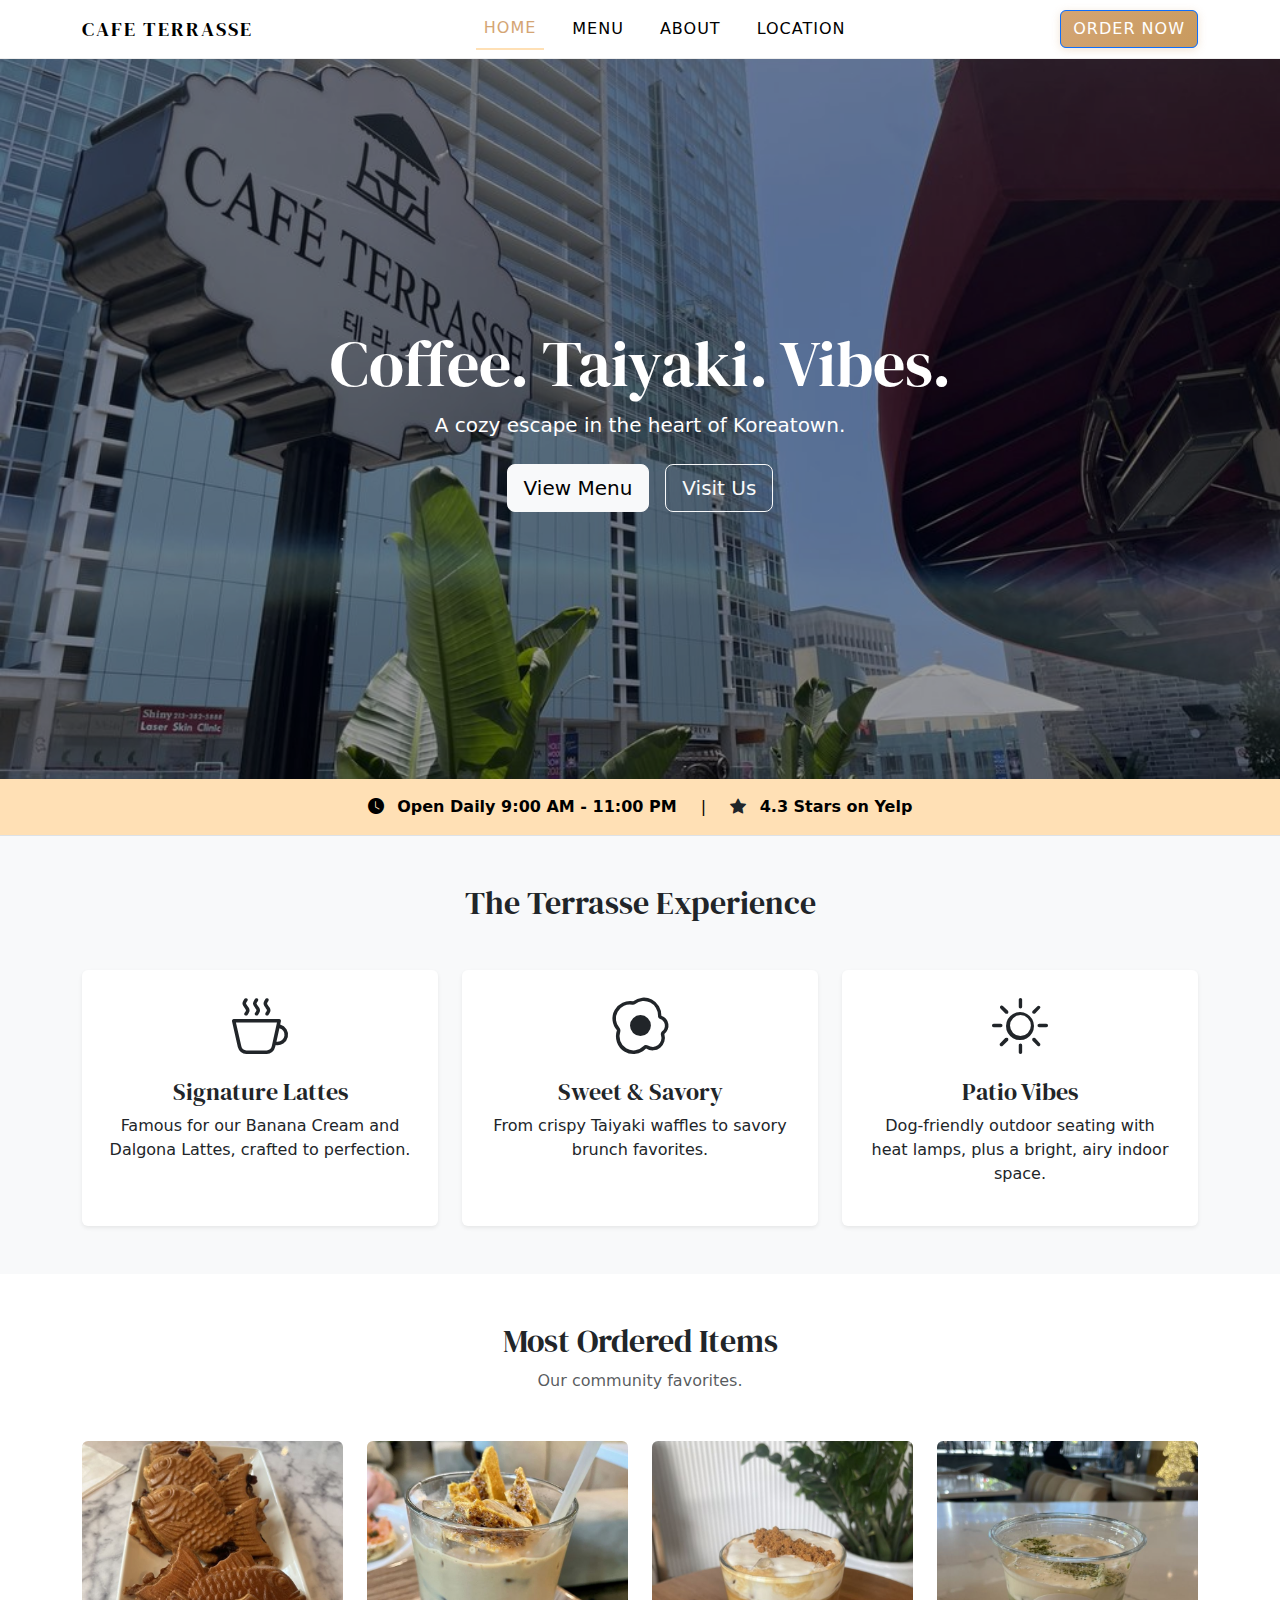
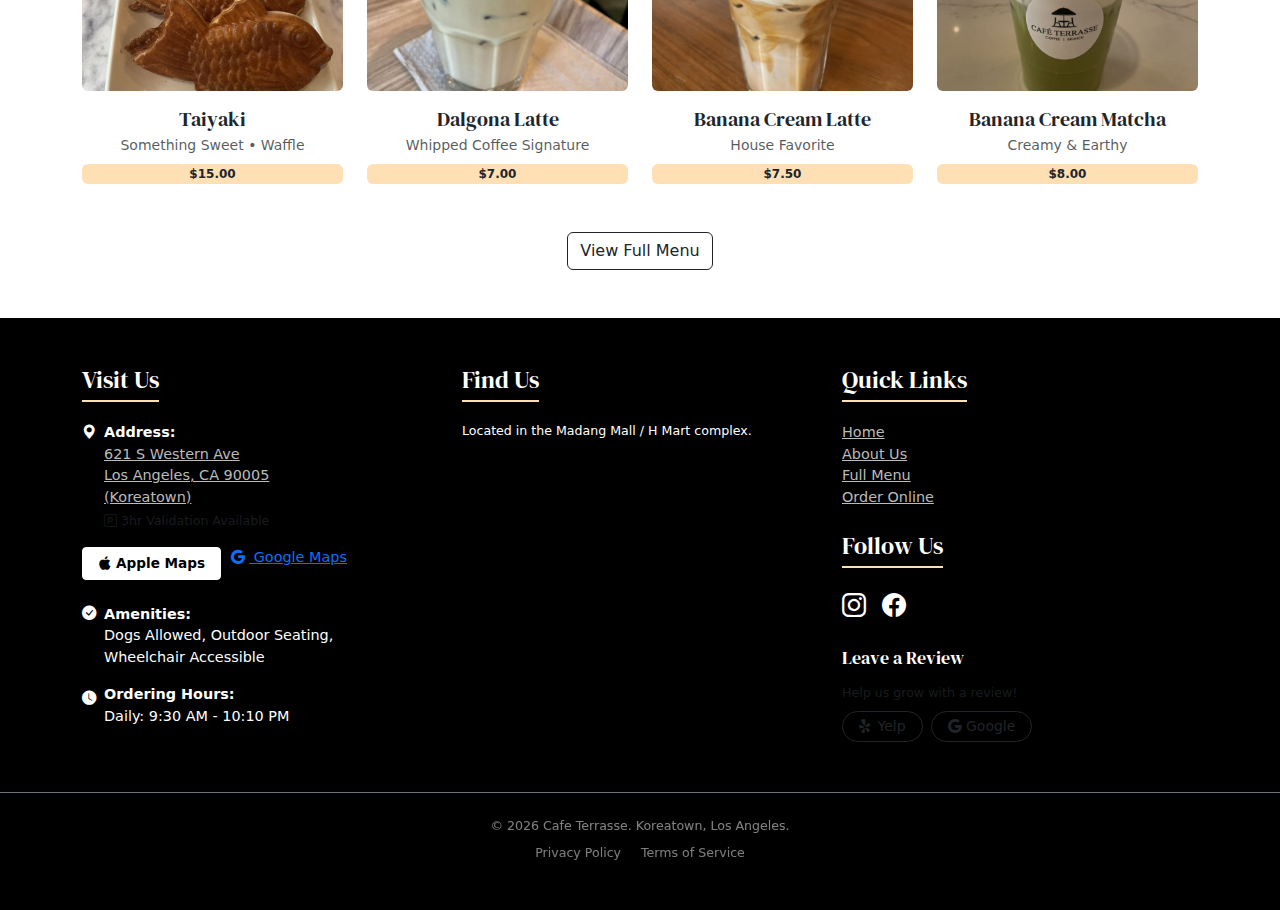
<file: index.html>
<!DOCTYPE html>
<html lang="en">
  <head>
    <meta charset="UTF-8" />
    <meta name="viewport" content="width=device-width, initial-scale=1.0" />
    <meta http-equiv="X-UA-Compatible" content="ie=edge" />
    <title>Cafe Terrasse | Koreatown, Los Angeles - Coffee, Taiyaki & Brunch</title>
    <meta
      name="description"
      content="Cafe Terrasse in Koreatown. Serving Taiyaki, Dalgona Latte, and specialty coffee in a beautiful indoor-outdoor setting. Dog-friendly patio. Open daily 9AM-11PM."
    />
    <meta name="keywords" content="cafe, coffee, Koreatown, Los Angeles, taiyaki, dalgona latte, brunch, dog-friendly, patio, banana cream latte, Korean cafe" />
    <meta name="author" content="Cafe Terrasse" />
    <link rel="canonical" href="https://yourdomain.com/" />
    
    <!-- Open Graph / Facebook -->
    <meta property="og:type" content="website" />
    <meta property="og:url" content="https://yourdomain.com/" />
    <meta property="og:title" content="Cafe Terrasse | Koreatown, Los Angeles - Coffee, Taiyaki & Brunch" />
    <meta property="og:description" content="Cafe Terrasse in Koreatown. Serving Taiyaki, Dalgona Latte, and specialty coffee in a beautiful indoor-outdoor setting. Dog-friendly patio." />
    <meta property="og:image" content="https://yourdomain.com/images/cafe-og-image.jpg" />
    <meta property="og:locale" content="en_US" />
    <meta property="og:site_name" content="Cafe Terrasse" />
    
    <!-- Twitter -->
    <meta property="twitter:card" content="summary_large_image" />
    <meta property="twitter:url" content="https://yourdomain.com/" />
    <meta property="twitter:title" content="Cafe Terrasse | Koreatown, Los Angeles" />
    <meta property="twitter:description" content="Cafe Terrasse in Koreatown. Serving Taiyaki, Dalgona Latte, and specialty coffee in a beautiful indoor-outdoor setting." />
    <meta property="twitter:image" content="https://yourdomain.com/images/cafe-og-image.jpg" />
    
    <!-- Additional SEO -->
    <meta name="robots" content="index, follow" />
    <meta name="googlebot" content="index, follow" />
    <meta name="geo.region" content="US-CA" />
    <meta name="geo.placename" content="Los Angeles" />
    <meta name="geo.position" content="34.0610;-118.3090" />
    <meta name="ICBM" content="34.0610, -118.3090" />

    <link rel="stylesheet" href="styles.css" />

    <link
      href="https://cdn.jsdelivr.net/npm/bootstrap@5.3.3/dist/css/bootstrap.min.css"
      rel="stylesheet"
      crossorigin="anonymous"
    />
    <link
      rel="stylesheet"
      href="https://cdn.jsdelivr.net/npm/bootstrap-icons@1.11.3/font/bootstrap-icons.min.css"
    />

    <link rel="preconnect" href="https://fonts.googleapis.com" />
    <link rel="preconnect" href="https://fonts.gstatic.com" crossorigin />
    <link
      href="https://fonts.googleapis.com/css2?family=DM+Serif+Display&family=Montserrat:wght@300;400;600&display=swap"
      rel="stylesheet"
    />
  </head>
  <body>
    <nav class="navbar navbar-expand-lg sticky-top">
      <div class="container">
        <a class="navbar-brand" href="index.html">CAFE TERRASSE</a>
        <button
          class="navbar-toggler"
          type="button"
          data-bs-toggle="collapse"
          data-bs-target="#navbarContent"
          aria-label="Toggle navigation"
        >
          <span class="navbar-toggler-icon"></span>
        </button>

        <div class="collapse navbar-collapse" id="navbarContent">
          <ul class="navbar-nav mx-auto align-items-center">
            <li class="nav-item">
              <a class="nav-link active" href="index.html">Home</a>
            </li>
            <li class="nav-item">
              <a class="nav-link" href="menu.html">Menu</a>
            </li>
            <li class="nav-item">
              <a class="nav-link" href="about.html">About</a>
            </li>
            <li class="nav-item">
              <a class="nav-link" href="#contact">Location</a>
            </li>
          </ul>
          <button
            class="btn btn-primary"
            onclick="window.location.href='order.html'"
          >
            ORDER NOW
          </button>
        </div>
      </div>
    </nav>

    <header class="hero">
      <div class="hero-overlay"></div>
      <div class="container hero-content text-center">
        <h1 class="display-3">Coffee. Taiyaki. Vibes.</h1>
        <p class="lead mb-4">A cozy escape in the heart of Koreatown.</p>
        <div class="d-flex justify-content-center gap-3">
          <button
            class="btn btn-light btn-lg"
            onclick="window.location.href='menu.html'"
          >
            View Menu
          </button>
          <button
            class="btn btn-outline-light btn-lg"
            onclick="window.location.href='#contact'"
          >
            Visit Us
          </button>
        </div>
      </div>
    </header>

    <div class="bg-peach py-3 border-bottom">
      <div class="container text-center">
        <div
          class="d-flex justify-content-center flex-wrap gap-4 align-items-center"
        >
          <span class="fw-bold"
            ><i class="bi bi-clock-fill me-2"></i> Open Daily 9:00 AM - 11:00
            PM</span
          >
          <span class="d-none d-md-inline">|</span>
          <span class="fw-bold"
            ><i class="bi bi-star-fill text-dark me-2"></i> 4.3 Stars on
            Yelp</span
          >
        </div>
      </div>
    </div>

    <section class="py-5 section-bg">
      <div class="container text-center">
        <h2 class="mb-5">The Terrasse Experience</h2>
        <div class="row g-4">
          <div class="col-md-4">
            <div class="card p-4 h-100 border-0 shadow-sm">
              <i class="bi bi-cup-hot display-4 text-dark mb-3"></i>
              <h4>Signature Lattes</h4>
              <p>
                Famous for our Banana Cream and Dalgona Lattes, crafted to
                perfection.
              </p>
            </div>
          </div>
          <div class="col-md-4">
            <div class="card p-4 h-100 border-0 shadow-sm">
              <i class="bi bi-egg-fried display-4 text-dark mb-3"></i>
              <h4>Sweet & Savory</h4>
              <p>From crispy Taiyaki waffles to savory brunch favorites.</p>
            </div>
          </div>
          <div class="col-md-4">
            <div class="card p-4 h-100 border-0 shadow-sm">
              <i class="bi bi-sun display-4 text-dark mb-3"></i>
              <h4>Patio Vibes</h4>
              <p>
                Dog-friendly outdoor seating with heat lamps, plus a bright,
                airy indoor space.
              </p>
            </div>
          </div>
        </div>
      </div>
    </section>

    <section class="py-5">
      <div class="container">
        <div class="text-center mb-5">
          <h2>Most Ordered Items</h2>
          <p class="text-muted">Our community favorites.</p>
        </div>
        <div class="row g-4">
          <div class="col-md-3 col-6">
            <div class="card border-0 h-100 text-center">
              <div
                class="rounded mb-3 overflow-hidden"
                style="height: 250px"
              >
                <img src="assets/taiyaki-featured.jpg" alt="Taiyaki" class="w-100 h-100" style="object-fit: cover;">
              </div>
              <h5 class="mb-1">Taiyaki</h5>
              <span class="d-block text-muted small mb-2"
                >Something Sweet • Waffle</span
              >
              <span class="badge bg-peach text-dark">$15.00</span>
            </div>
          </div>
          <div class="col-md-3 col-6">
            <div class="card border-0 h-100 text-center">
              <div
                class="rounded mb-3 overflow-hidden"
                style="height: 250px"
              >
                <img src="assets/dalgona-latte-featured.jpg" alt="Dalgona Latte" class="w-100 h-100" style="object-fit: cover;">
              </div>
              <h5 class="mb-1">Dalgona Latte</h5>
              <span class="d-block text-muted small mb-2"
                >Whipped Coffee Signature</span
              >
              <span class="badge bg-peach text-dark">$7.00</span>
            </div>
          </div>
          <div class="col-md-3 col-6">
            <div class="card border-0 h-100 text-center">
              <div
                class="rounded mb-3 overflow-hidden"
                style="height: 250px"
              >
                <img src="assets/banana-cream-latte-featured.jpg" alt="Banana Cream Latte" class="w-100 h-100" style="object-fit: cover;">
              </div>
              <h5 class="mb-1">Banana Cream Latte</h5>
              <span class="d-block text-muted small mb-2">House Favorite</span>
              <span class="badge bg-peach text-dark">$7.50</span>
            </div>
          </div>
          <div class="col-md-3 col-6">
            <div class="card border-0 h-100 text-center">
              <div
                class="rounded mb-3 overflow-hidden"
                style="height: 250px"
              >
                <img src="assets/banana-cream-matcha-featured.jpg" alt="Banana Cream Matcha" class="w-100 h-100" style="object-fit: cover;">
              </div>
              <h5 class="mb-1">Banana Cream Matcha</h5>
              <span class="d-block text-muted small mb-2">Creamy & Earthy</span>
              <span class="badge bg-peach text-dark">$8.00</span>
            </div>
          </div>
        </div>
        <div class="text-center mt-5">
          <a href="menu.html" class="btn btn-outline-dark">View Full Menu</a>
        </div>
      </div>
    </section>

    <footer id="contact" class="footer-section py-5">
      <div class="container">
        <div class="row gy-5">
          <div class="col-md-4">
            <h4>Visit Us</h4>
            <ul style="list-style: none; padding: 0">
              <li class="mb-4">
                <div class="d-flex">
                  <i class="bi bi-geo-alt-fill me-2"></i>
                  <div>
                    <strong>Address:</strong><br />
                    <a
                      href="https://www.google.com/maps/place/Cafe+Terrasse/@34.0627764,-118.3144008,16z/data=!3m2!4b1!5s0x80c2b89a9558b9a5:0x76839f12cec65d1!4m6!3m5!1s0x80c2b931c7a0bb33:0x2cbd21f3af465159!8m2!3d34.0627765!4d-118.3095299!16s%2Fg%2F11sv_cbs6s!5m1!1e2?entry=ttu&g_ep=EgoyMDI1MTIwOS4wIKXMDSoKLDEwMDc5MjA3MUgBUAM%3D"
                      target="_blank"
                      rel="noopener"
                      class="contact-link"
                    >
                      621 S Western Ave<br />
                      Los Angeles, CA 90005<br />
                      (Koreatown)
                    </a>
                    <div class="small mt-1 text-muted">
                      <i class="bi bi-p-square"></i> 3hr Validation Available
                    </div>
                  </div>
                </div>

                <div class="map-buttons mt-3">
                  <a
                    href="https://maps.apple.com/place?place-id=IF755898D70C1C809&address=621+S+Western+Ave%2C+Los+Angeles%2C+CA++90005%2C+United+States&coordinate=34.0629474%2C-118.3094209&name=Cafe+Terrasse&_provider=9902"
                    class="btn-map apple-map"
                    target="_blank"
                    rel="noopener"
                  >
                    <i class="bi bi-apple me-1"></i> Apple Maps
                  </a>

                  <a
                    href=\"https://www.google.com/maps/place/Cafe+Terrasse/@34.0627764,-118.3144008,16z/data=!3m2!4b1!5s0x80c2b89a9558b9a5:0x76839f12cec65d1!4m6!3m5!1s0x80c2b931c7a0bb33:0x2cbd21f3af465159!8m2!3d34.0627765!4d-118.3095299!16s%2Fg%2F11sv_cbs6s!5m1!1e2?entry=ttu&g_ep=EgoyMDI1MTIwOS4wIKXMDSoKLDEwMDc5MjA3MUgBUAM%3D\"
                    class=\"btn-map google-map\"
                    target=\"_blank\"
                    rel=\"noopener\"
                  >
                    <i class="bi bi-google me-1"></i> Google Maps
                  </a>
                </div>
              </li>

              <li class="mb-3">
                <div class="d-flex">
                  <i class="bi bi-check-circle-fill me-2"></i>
                  <div>
                    <strong>Amenities:</strong><br />
                    Dogs Allowed, Outdoor Seating,<br />
                    Wheelchair Accessible
                  </div>
                </div>
              </li>

              <li class="mb-3 d-flex align-items-start">
                <i class="bi bi-clock-fill me-2 mt-1"></i>
                <div>
                  <strong>Ordering Hours:</strong><br />
                  Daily: 9:30 AM - 10:10 PM
                </div>
              </li>
            </ul>
          </div>

          <div class="col-md-4">
            <h4>Find Us</h4>
            <p class="small">Located in the Madang Mall / H Mart complex.</p>
            <iframe
              class="map-container"
              src="https://www.google.com/maps/embed?pb=!1m18!1m12!1m3!1d3305.5134764426555!2d-118.3090!3d34.0610!2m3!1f0!2f0!3f0!3m2!1i1024!2i768!4f13.1!3m3!1m2!1s0x80c2b8a6a6a6a6a7%3A0x1234567890abcdef!2s621%20S%20Western%20Ave%2C%20Los%20Angeles%2C%20CA%2090005!5e0!3m2!1sen!2sus!4v1234567890123"
              allowfullscreen=""
              loading="lazy"
              title="Google Maps location of Cafe Terrasse"
            >
            </iframe>
          </div>

          <div class="col-md-4">
            <h4>Quick Links</h4>
            <ul style="list-style: none; padding: 0">
              <li><a href="index.html" class="footer-link">Home</a></li>
              <li><a href="about.html" class="footer-link">About Us</a></li>
              <li><a href="menu.html" class="footer-link">Full Menu</a></li>
              <li><a href="order.html" class="footer-link">Order Online</a></li>
            </ul>

            <div class="mt-4">
              <h4>Follow Us</h4>
              <div class="d-flex gap-3">
                <a href="#" aria-label="Instagram" class="footer-social-icon">
                  <i class="bi bi-instagram"></i>
                </a>
                <a href="#" aria-label="Facebook" class="footer-social-icon">
                  <i class="bi bi-facebook"></i>
                </a>
              </div>
            </div>

            <div class="mt-4">
              <h4
                style="
                  font-size: 1.1rem;
                  border-bottom: none;
                  margin-bottom: 10px;
                "
              >
                Leave a Review
              </h4>
              <p class="small text-muted mb-2">Help us grow with a review!</p>
              <div class="d-flex gap-2">
                <a
                  href="#"
                  target="_blank"
                  rel="noopener"
                  class="btn btn-outline-dark btn-sm rounded-pill px-3"
                >
                  <i class="bi bi-yelp"></i> Yelp
                </a>

                <a
                  href="#"
                  target="_blank"
                  rel="noopener"
                  class="btn btn-outline-dark btn-sm rounded-pill px-3"
                >
                  <i class="bi bi-google"></i> Google
                </a>
              </div>
            </div>
          </div>
        </div>
      </div>

      <div class="text-center mt-5 pt-4 border-top border-secondary">
        <p class="small opacity-50 mb-2">
          © 2026 Cafe Terrasse. Koreatown, Los Angeles.
        </p>
        <div class="small opacity-50">
          <a href="privacy.html" class="text-light text-decoration-none me-3">Privacy Policy</a>
          <a href="terms.html" class="text-light text-decoration-none">Terms of Service</a>
        </div>
      </div>
    </footer>

    <script
      src="https://cdn.jsdelivr.net/npm/bootstrap@5.3.3/dist/js/bootstrap.bundle.min.js"
      crossorigin="anonymous"
    ></script>
  </body>
</html>
</file>
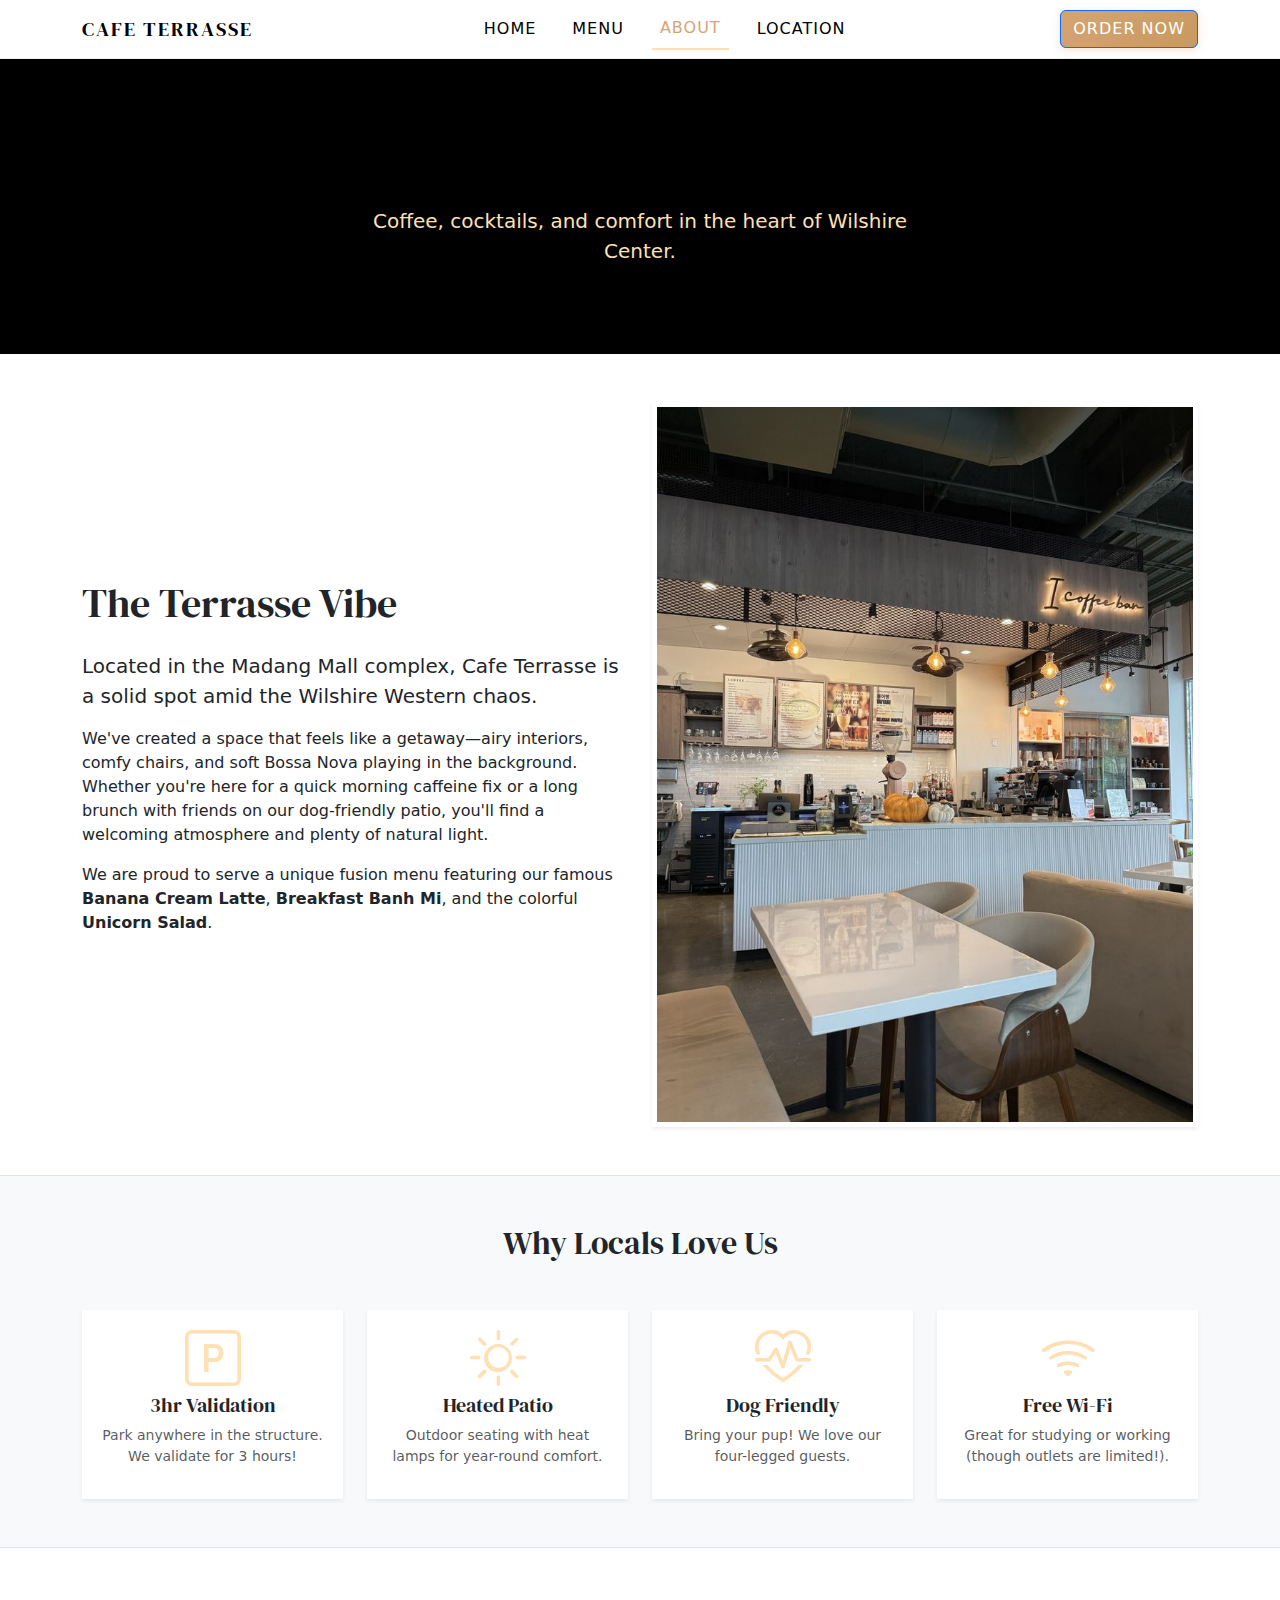
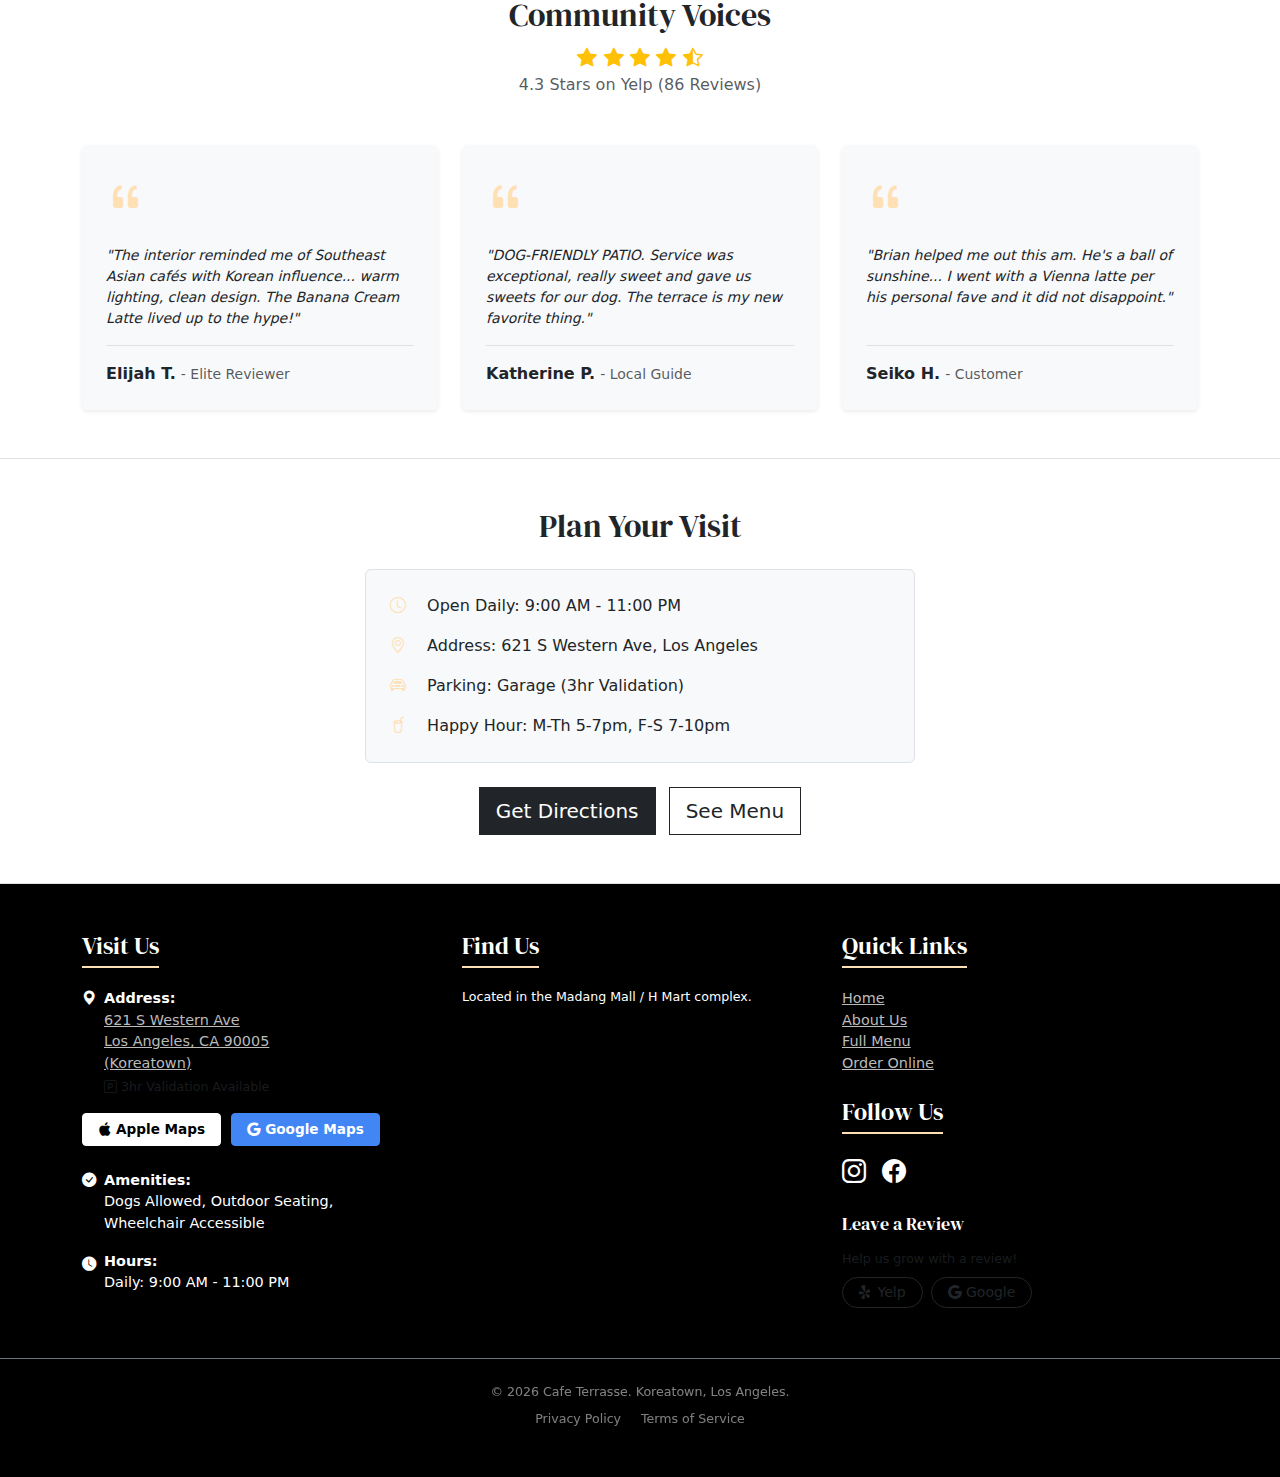
<file: about.html>
<!DOCTYPE html>
<html lang="en">
  <head>
    <meta charset="UTF-8" />
    <meta name="viewport" content="width=device-width, initial-scale=1.0" />
    <meta http-equiv="X-UA-Compatible" content="ie=edge" />
    <title>About Us | Cafe Terrasse - Your K-Town Coffee Escape</title>
    <meta
      name="description"
      content="Learn about Cafe Terrasse, your cozy escape in Koreatown's Madang Mall. Dog-friendly patio, free Wi-Fi, 3hr parking validation. Open daily 9AM-11PM."
    />
    <meta name="keywords" content="about cafe terrasse, Koreatown cafe, dog-friendly cafe, coffee shop los angeles, Madang Mall" />
    <link rel="canonical" href="https://yourdomain.com/about.html" />
    
    <!-- Open Graph / Facebook -->
    <meta property="og:type" content="website" />
    <meta property="og:url" content="https://yourdomain.com/about.html" />
    <meta property="og:title" content="About Us | Cafe Terrasse - Your K-Town Coffee Escape" />
    <meta property="og:description" content="Learn about Cafe Terrasse, your cozy escape in Koreatown's Madang Mall. Dog-friendly patio, free Wi-Fi, 3hr parking validation." />
    <meta property="og:image" content="https://yourdomain.com/images/cafe-about-og.jpg" />
    
    <!-- Twitter -->
    <meta property="twitter:card" content="summary_large_image" />
    <meta property="twitter:url" content="https://yourdomain.com/about.html" />
    <meta property="twitter:title" content="About Us | Cafe Terrasse" />
    <meta property="twitter:description" content="Learn about Cafe Terrasse, your cozy escape in Koreatown's Madang Mall." />
    <meta property="twitter:image" content="https://yourdomain.com/images/cafe-about-og.jpg" />
    
    <meta name="robots" content="index, follow" />

    <link rel="stylesheet" href="styles.css" />

    <link
      href="https://cdn.jsdelivr.net/npm/bootstrap@5.3.3/dist/css/bootstrap.min.css"
      rel="stylesheet"
      crossorigin="anonymous"
    />
    <link
      rel="stylesheet"
      href="https://cdn.jsdelivr.net/npm/bootstrap-icons@1.11.3/font/bootstrap-icons.min.css"
    />

    <link rel="preconnect" href="https://fonts.googleapis.com" />
    <link rel="preconnect" href="https://fonts.gstatic.com" crossorigin />
    <link
      href="https://fonts.googleapis.com/css2?family=DM+Serif+Display&family=Montserrat:wght@300;400;600&display=swap"
      rel="stylesheet"
    />
  </head>
  <body>
    <nav class="navbar navbar-expand-lg sticky-top">
      <div class="container">
        <a class="navbar-brand" href="index.html">CAFE TERRASSE</a>
        <button
          class="navbar-toggler"
          type="button"
          data-bs-toggle="collapse"
          data-bs-target="#navbarContent"
          aria-label="Toggle navigation"
        >
          <span class="navbar-toggler-icon"></span>
        </button>

        <div class="collapse navbar-collapse" id="navbarContent">
          <ul class="navbar-nav mx-auto align-items-center">
            <li class="nav-item">
              <a class="nav-link" href="index.html">Home</a>
            </li>
            <li class="nav-item">
              <a class="nav-link" href="menu.html">Menu</a>
            </li>
            <li class="nav-item">
              <a class="nav-link active" href="about.html">About</a>
            </li>
            <li class="nav-item">
              <a class="nav-link" href="#contact">Location</a>
            </li>
          </ul>
          <button
            class="btn btn-primary"
            onclick="window.location.href='order.html'"
          >
            ORDER NOW
          </button>
        </div>
      </div>
    </nav>

    <header class="page-header py-5 text-center">
      <div class="container py-4">
        <h1 class="display-4">Your K-Town Escape</h1>
        <p class="lead text-light-brown mx-auto" style="max-width: 600px">
          Coffee, cocktails, and comfort in the heart of Wilshire Center.
        </p>
      </div>
    </header>

    <section class="py-5">
      <div class="container">
        <div class="row align-items-center gy-5">
          <div class="col-lg-6">
            <h2 class="display-6 mb-4" style="font-family: var(--font-serif)">
              The Terrasse Vibe
            </h2>
            <p class="lead">
              Located in the Madang Mall complex, Cafe Terrasse is a solid spot
              amid the Wilshire Western chaos.
            </p>
            <p>
              We've created a space that feels like a getaway—airy interiors,
              comfy chairs, and soft Bossa Nova playing in the background.
              Whether you're here for a quick morning caffeine fix or a long
              brunch with friends on our dog-friendly patio, you'll find a
              welcoming atmosphere and plenty of natural light.
            </p>
            <p>
              We are proud to serve a unique fusion menu featuring our famous
              <strong>Banana Cream Latte</strong>,
              <strong>Breakfast Banh Mi</strong>, and the colorful
              <strong>Unicorn Salad</strong>.
            </p>
          </div>
          <div class="col-lg-6">
            <img
              src="assets/interior-about.jpg"
              alt="Cafe Interior"
              class="img-fluid shadow-sm"
              style="border: 5px solid white"
            />
          </div>
        </div>
      </div>
    </section>

    <section class="py-5 section-bg border-top border-bottom">
      <div class="container text-center">
        <h2 class="mb-5" style="font-family: var(--font-serif)">
          Why Locals Love Us
        </h2>
        <div class="row g-4">
          <div class="col-md-3 col-6">
            <div class="p-3 bg-white h-100 shadow-sm">
              <i class="bi bi-p-square display-4 text-light-brown mb-3"></i>
              <h5>3hr Validation</h5>
              <p class="small text-muted">
                Park anywhere in the structure. We validate for 3 hours!
              </p>
            </div>
          </div>
          <div class="col-md-3 col-6">
            <div class="p-3 bg-white h-100 shadow-sm">
              <i
                class="bi bi-brightness-high display-4 text-light-brown mb-3"
              ></i>
              <h5>Heated Patio</h5>
              <p class="small text-muted">
                Outdoor seating with heat lamps for year-round comfort.
              </p>
            </div>
          </div>
          <div class="col-md-3 col-6">
            <div class="p-3 bg-white h-100 shadow-sm">
              <i class="bi bi-heart-pulse display-4 text-light-brown mb-3"></i>
              <h5>Dog Friendly</h5>
              <p class="small text-muted">
                Bring your pup! We love our four-legged guests.
              </p>
            </div>
          </div>
          <div class="col-md-3 col-6">
            <div class="p-3 bg-white h-100 shadow-sm">
              <i class="bi bi-wifi display-4 text-light-brown mb-3"></i>
              <h5>Free Wi-Fi</h5>
              <p class="small text-muted">
                Great for studying or working (though outlets are limited!).
              </p>
            </div>
          </div>
        </div>
      </div>
    </section>

    <section class="py-5">
      <div class="container">
        <div class="text-center mb-5">
          <h2 style="font-family: var(--font-serif)">Community Voices</h2>
          <div class="text-warning fs-5">
            <i class="bi bi-star-fill"></i>
            <i class="bi bi-star-fill"></i>
            <i class="bi bi-star-fill"></i>
            <i class="bi bi-star-fill"></i>
            <i class="bi bi-star-half"></i>
          </div>
          <p class="text-muted">4.3 Stars on Yelp (86 Reviews)</p>
        </div>

        <div class="row g-4">
          <div class="col-md-4">
            <div class="card h-100 border-0 shadow-sm p-4 bg-light">
              <div class="mb-3 text-light-brown">
                <i class="bi bi-quote fs-1"></i>
              </div>
              <p class="fst-italic small">
                "The interior reminded me of Southeast Asian cafés with Korean
                influence... warm lighting, clean design. The Banana Cream Latte
                lived up to the hype!"
              </p>
              <div class="mt-auto pt-3 border-top">
                <strong>Elijah T.</strong>
                <span class="text-muted small">- Elite Reviewer</span>
              </div>
            </div>
          </div>
          <div class="col-md-4">
            <div class="card h-100 border-0 shadow-sm p-4 bg-light">
              <div class="mb-3 text-light-brown">
                <i class="bi bi-quote fs-1"></i>
              </div>
              <p class="fst-italic small">
                "DOG-FRIENDLY PATIO. Service was exceptional, really sweet and
                gave us sweets for our dog. The terrace is my new favorite
                thing."
              </p>
              <div class="mt-auto pt-3 border-top">
                <strong>Katherine P.</strong>
                <span class="text-muted small">- Local Guide</span>
              </div>
            </div>
          </div>
          <div class="col-md-4">
            <div class="card h-100 border-0 shadow-sm p-4 bg-light">
              <div class="mb-3 text-light-brown">
                <i class="bi bi-quote fs-1"></i>
              </div>
              <p class="fst-italic small">
                "Brian helped me out this am. He's a ball of sunshine... I went
                with a Vienna latte per his personal fave and it did not
                disappoint."
              </p>
              <div class="mt-auto pt-3 border-top">
                <strong>Seiko H.</strong>
                <span class="text-muted small">- Customer</span>
              </div>
            </div>
          </div>
        </div>
      </div>
    </section>

    <section class="py-5 bg-white border-top border-bottom">
      <div class="container text-center">
        <h2 class="mb-4" style="font-family: var(--font-serif)">
          Plan Your Visit
        </h2>

        <div
          class="d-inline-block text-start p-4 border rounded bg-light"
          style="max-width: 550px; width: 100%"
        >
          <ul class="list-unstyled lead fs-6 mb-0">
            <li class="mb-3">
              <i class="bi bi-clock me-3 text-light-brown"></i>
              <strong>Open Daily:</strong> 9:00 AM - 11:00 PM
            </li>
            <li class="mb-3">
              <i class="bi bi-geo-alt me-3 text-light-brown"></i>
              <strong>Address:</strong> 621 S Western Ave, Los Angeles
            </li>
            <li class="mb-3">
              <i class="bi bi-car-front me-3 text-light-brown"></i>
              <strong>Parking:</strong> Garage (3hr Validation)
            </li>
            <li class="mb-0">
              <i class="bi bi-cup-straw me-3 text-light-brown"></i>
              <strong>Happy Hour:</strong> M-Th 5-7pm, F-S 7-10pm
            </li>
          </ul>
        </div>

        <div class="mt-4">
          <a
            href="https://maps.apple.com/place?place-id=IF755898D70C1C809&address=621+S+Western+Ave%2C+Los+Angeles%2C+CA++90005%2C+United+States&coordinate=34.0629474%2C-118.3094209&name=Cafe+Terrasse&_provider=9902"
            class="btn btn-dark btn-lg me-2 rounded-0"
            >Get Directions</a
          >
          <a href="menu.html" class="btn btn-outline-dark btn-lg rounded-0"
            >See Menu</a
          >
        </div>
      </div>
    </section>

    <footer id="contact" class="footer-section py-5">
      <div class="container">
        <div class="row gy-5">
          <div class="col-md-4">
            <h4>Visit Us</h4>
            <ul style="list-style: none; padding: 0">
              <li class="mb-4">
                <div class="d-flex">
                  <i class="bi bi-geo-alt-fill me-2"></i>
                  <div>
                    <strong>Address:</strong><br />
                    <a
                      href="https://www.google.com/maps/place/Cafe+Terrasse/@34.0627764,-118.3144008,16z/data=!3m2!4b1!5s0x80c2b89a9558b9a5:0x76839f12cec65d1!4m6!3m5!1s0x80c2b931c7a0bb33:0x2cbd21f3af465159!8m2!3d34.0627765!4d-118.3095299!16s%2Fg%2F11sv_cbs6s!5m1!1e2?entry=ttu&g_ep=EgoyMDI1MTIwOS4wIKXMDSoKLDEwMDc5MjA3MUgBUAM%3D"
                      target="_blank"
                      rel="noopener"
                      class="contact-link"
                    >
                      621 S Western Ave<br />
                      Los Angeles, CA 90005<br />
                      (Koreatown)
                    </a>
                    <div class="small mt-1 text-muted">
                      <i class="bi bi-p-square"></i> 3hr Validation Available
                    </div>
                  </div>
                </div>

                <div class="map-buttons mt-3">
                  <a
                    href="https://maps.apple.com/place?place-id=IF755898D70C1C809&address=621+S+Western+Ave%2C+Los+Angeles%2C+CA++90005%2C+United+States&coordinate=34.0629474%2C-118.3094209&name=Cafe+Terrasse&_provider=9902"
                    class="btn-map apple-map"
                    target="_blank"
                    rel="noopener"
                  >
                    <i class="bi bi-apple me-1"></i> Apple Maps
                  </a>

                  <a
                    href="https://www.google.com/maps/place/Cafe+Terrasse/@34.0627764,-118.3144008,16z/data=!3m2!4b1!5s0x80c2b89a9558b9a5:0x76839f12cec65d1!4m6!3m5!1s0x80c2b931c7a0bb33:0x2cbd21f3af465159!8m2!3d34.0627765!4d-118.3095299!16s%2Fg%2F11sv_cbs6s!5m1!1e2?entry=ttu&g_ep=EgoyMDI1MTIwOS4wIKXMDSoKLDEwMDc5MjA3MUgBUAM%3D"
                    class="btn-map google-map"
                    target="_blank"
                    rel="noopener"
                  >
                    <i class="bi bi-google me-1"></i> Google Maps
                  </a>
                </div>
              </li>

              <li class="mb-3">
                <div class="d-flex">
                  <i class="bi bi-check-circle-fill me-2"></i>
                  <div>
                    <strong>Amenities:</strong><br />
                    Dogs Allowed, Outdoor Seating,<br />
                    Wheelchair Accessible
                  </div>
                </div>
              </li>

              <li class="mb-3 d-flex align-items-start">
                <i class="bi bi-clock-fill me-2 mt-1"></i>
                <div>
                  <strong>Hours:</strong><br />
                  Daily: 9:00 AM - 11:00 PM
                </div>
              </li>
            </ul>
          </div>

          <div class="col-md-4">
            <h4>Find Us</h4>
            <p class="small">Located in the Madang Mall / H Mart complex.</p>
            <iframe
              class="map-container"
              src="https://www.google.com/maps/embed?pb=!1m18!1m12!1m3!1d3305.5134764426555!2d-118.3090!3d34.0610!2m3!1f0!2f0!3f0!3m2!1i1024!2i768!4f13.1!3m3!1m2!1s0x80c2b8a6a6a6a6a7%3A0x1234567890abcdef!2s621%20S%20Western%20Ave%2C%20Los%20Angeles%2C%20CA%2090005!5e0!3m2!1sen!2sus!4v1234567890123"
              allowfullscreen=""
              loading="lazy"
              title="Google Maps location of Cafe Terrasse"
            >
            </iframe>
          </div>

          <div class="col-md-4">
            <h4>Quick Links</h4>
            <ul style="list-style: none; padding: 0">
              <li><a href="index.html" class="footer-link">Home</a></li>
              <li><a href="about.html" class="footer-link">About Us</a></li>
              <li><a href="menu.html" class="footer-link">Full Menu</a></li>
              <li><a href="order.html" class="footer-link">Order Online</a></li>
            </ul>

            <div class="mt-4">
              <h4>Follow Us</h4>
              <div class="d-flex gap-3">
                <a href="#" aria-label="Instagram" class="footer-social-icon">
                  <i class="bi bi-instagram"></i>
                </a>
                <a href="#" aria-label="Facebook" class="footer-social-icon">
                  <i class="bi bi-facebook"></i>
                </a>
              </div>
            </div>

            <div class="mt-4">
              <h4
                style="
                  font-size: 1.1rem;
                  border-bottom: none;
                  margin-bottom: 10px;
                "
              >
                Leave a Review
              </h4>
              <p class="small text-muted mb-2">Help us grow with a review!</p>
              <div class="d-flex gap-2">
                <a
                  href="#"
                  target="_blank"
                  rel="noopener"
                  class="btn btn-outline-dark btn-sm rounded-pill px-3"
                >
                  <i class="bi bi-yelp"></i> Yelp
                </a>

                <a
                  href="#"
                  target="_blank"
                  rel="noopener"
                  class="btn btn-outline-dark btn-sm rounded-pill px-3"
                >
                  <i class="bi bi-google"></i> Google
                </a>
              </div>
            </div>
          </div>
        </div>
      </div>

      <div class="text-center mt-5 pt-4 border-top border-secondary">
        <p class="small opacity-50 mb-2">
          © 2026 Cafe Terrasse. Koreatown, Los Angeles.
        </p>
        <div class="small opacity-50">
          <a href="privacy.html" class="text-light text-decoration-none me-3">Privacy Policy</a>
          <a href="terms.html" class="text-light text-decoration-none">Terms of Service</a>
        </div>
      </div>
    </footer>

    <script
      src="https://cdn.jsdelivr.net/npm/bootstrap@5.3.3/dist/js/bootstrap.bundle.min.js"
      crossorigin="anonymous"
    ></script>
  </body>
</html>
</file>
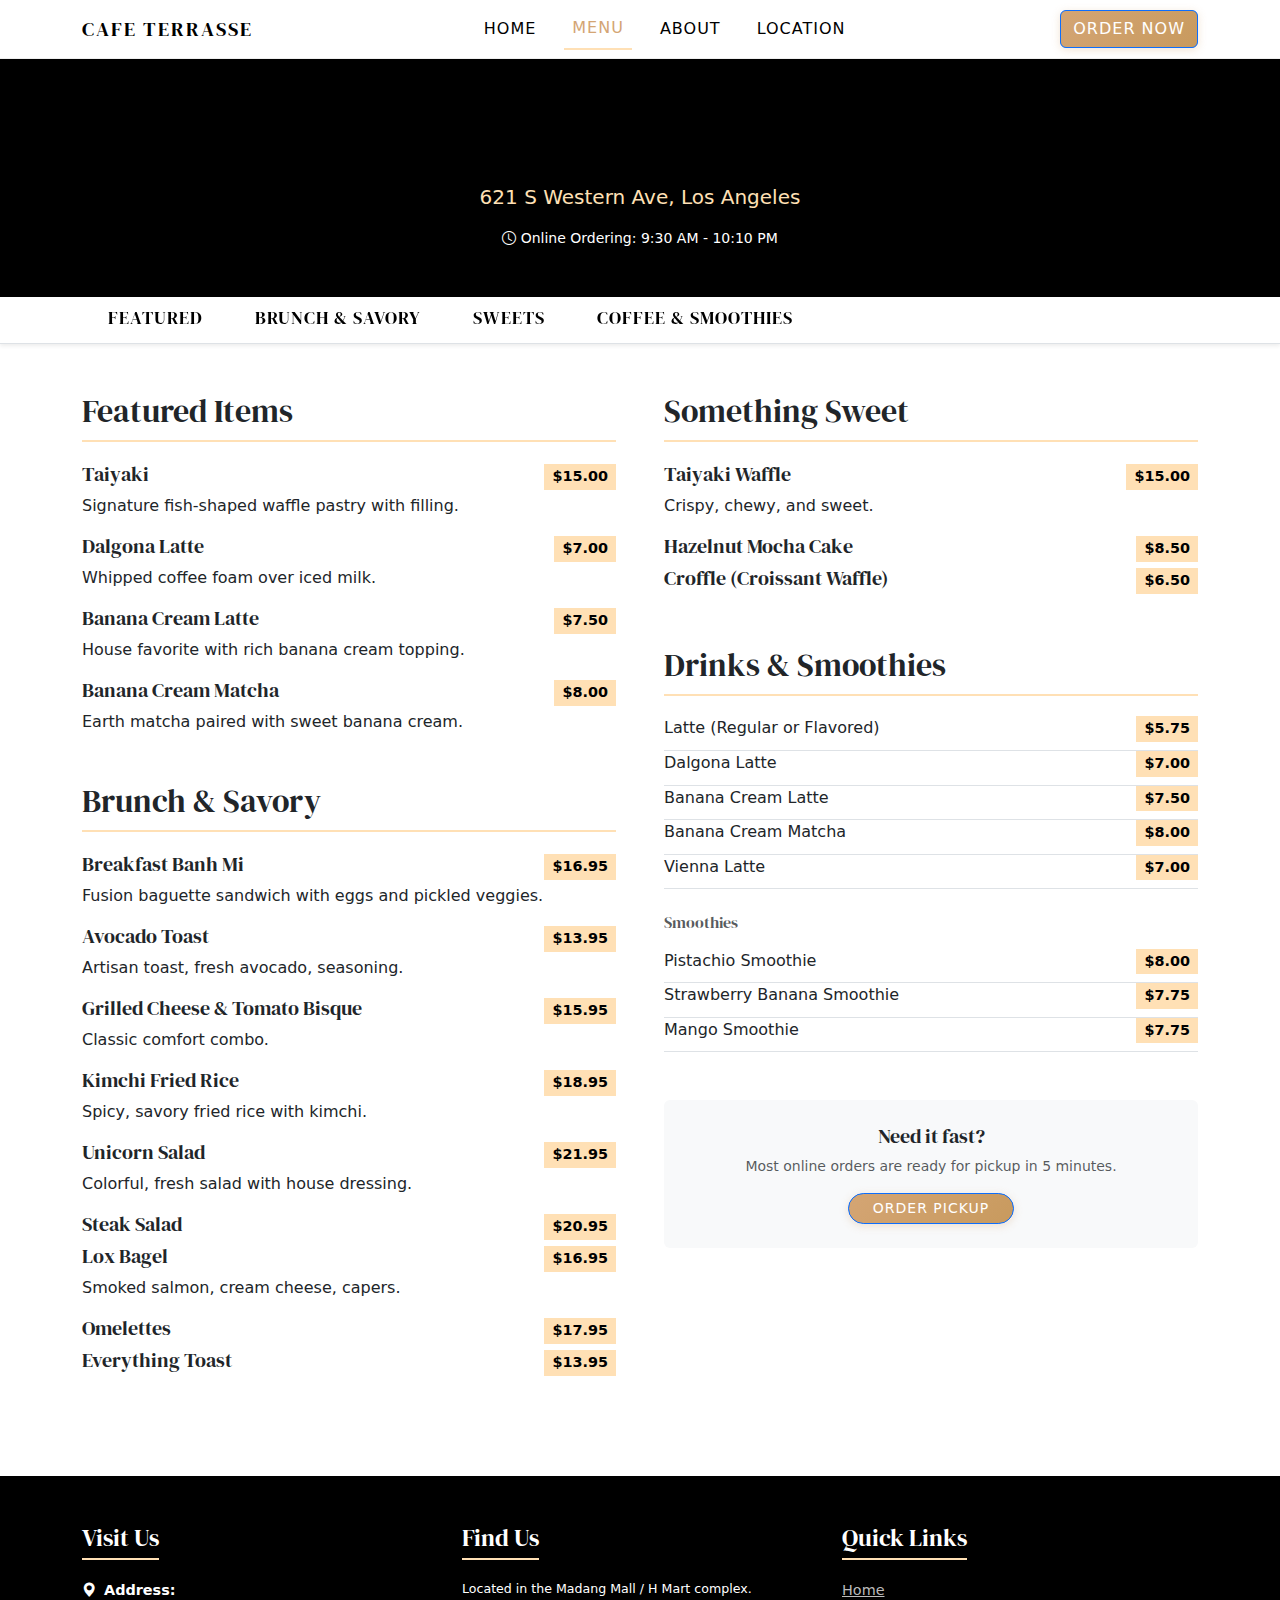
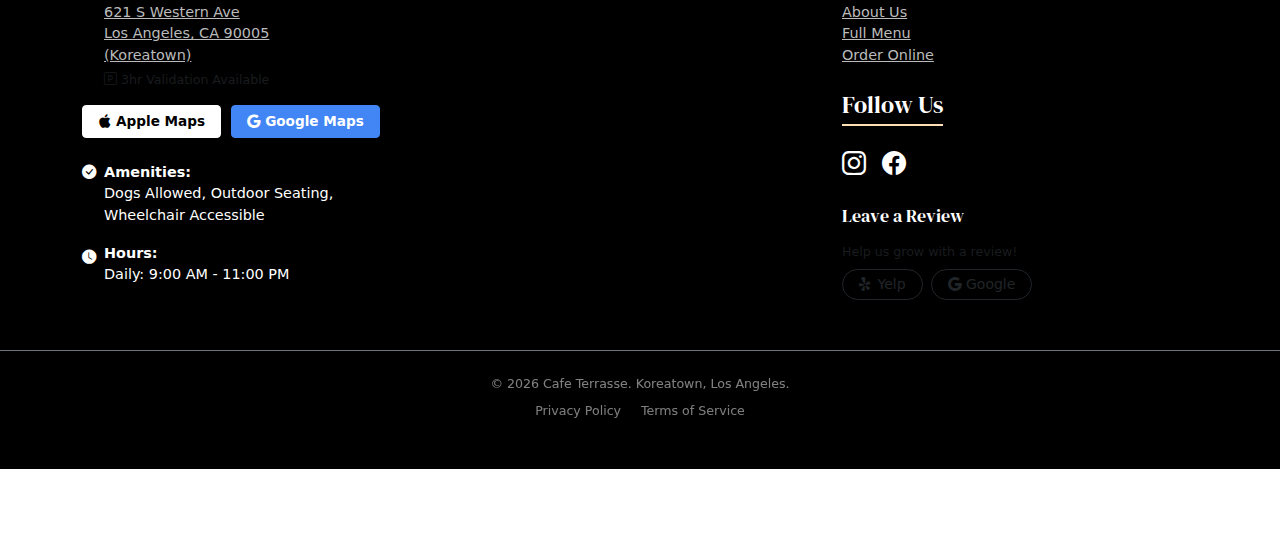
<file: menu.html>
<!DOCTYPE html>
<html lang="en">
  <head>
    <meta charset="UTF-8" />
    <meta name="viewport" content="width=device-width, initial-scale=1.0" />
    <meta http-equiv="X-UA-Compatible" content="ie=edge" />
    <title>Menu | Cafe Terrasse - Taiyaki, Dalgona Latte, Brunch & More</title>
    <meta
      name="description"
      content="Explore the menu at Cafe Terrasse. Featuring Taiyaki, Dalgona Lattes, Banana Cream Latte, Breakfast Banh Mi, Unicorn Salad, and specialty coffee drinks."
    />
    <meta name="keywords" content="cafe menu, taiyaki, dalgona latte, banana cream latte, brunch menu, breakfast banh mi, Korean cafe menu, Los Angeles" />
    <link rel="canonical" href="https://yourdomain.com/menu.html" />
    
    <!-- Open Graph / Facebook -->
    <meta property="og:type" content="website" />
    <meta property="og:url" content="https://yourdomain.com/menu.html" />
    <meta property="og:title" content="Menu | Cafe Terrasse - Taiyaki, Dalgona Latte & More" />
    <meta property="og:description" content="Explore our menu featuring Taiyaki, Dalgona Lattes, Banana Cream Latte, Breakfast Banh Mi, and specialty coffee drinks." />
    <meta property="og:image" content="https://yourdomain.com/images/cafe-menu-og.jpg" />
    
    <!-- Twitter -->
    <meta property="twitter:card" content="summary_large_image" />
    <meta property="twitter:url" content="https://yourdomain.com/menu.html" />
    <meta property="twitter:title" content="Menu | Cafe Terrasse" />
    <meta property="twitter:description" content="Explore our menu featuring Taiyaki, Dalgona Lattes, and specialty coffee drinks." />
    <meta property="twitter:image" content="https://yourdomain.com/images/cafe-menu-og.jpg" />
    
    <meta name="robots" content="index, follow" />

    <link rel="stylesheet" href="styles.css" />

    <link
      href="https://cdn.jsdelivr.net/npm/bootstrap@5.3.3/dist/css/bootstrap.min.css"
      rel="stylesheet"
      crossorigin="anonymous"
    />
    <link
      rel="stylesheet"
      href="https://cdn.jsdelivr.net/npm/bootstrap-icons@1.11.3/font/bootstrap-icons.min.css"
    />

    <link rel="preconnect" href="https://fonts.googleapis.com" />
    <link rel="preconnect" href="https://fonts.gstatic.com" crossorigin />
    <link
      href="https://fonts.googleapis.com/css2?family=DM+Serif+Display&family=Montserrat:wght@300;400;600&display=swap"
      rel="stylesheet"
    />
  </head>
  <body style="padding-bottom: 80px">
    <nav class="navbar navbar-expand-lg sticky-top">
      <div class="container">
        <a class="navbar-brand" href="index.html">CAFE TERRASSE</a>
        <button
          class="navbar-toggler"
          type="button"
          data-bs-toggle="collapse"
          data-bs-target="#navbarContent"
          aria-label="Toggle navigation"
        >
          <span class="navbar-toggler-icon"></span>
        </button>

        <div class="collapse navbar-collapse" id="navbarContent">
          <ul class="navbar-nav mx-auto align-items-center">
            <li class="nav-item">
              <a class="nav-link" href="index.html">Home</a>
            </li>
            <li class="nav-item">
              <a class="nav-link active" href="menu.html">Menu</a>
            </li>
            <li class="nav-item">
              <a class="nav-link" href="about.html">About</a>
            </li>
            <li class="nav-item">
              <a class="nav-link" href="#contact">Location</a>
            </li>
          </ul>
          <button
            class="btn btn-primary"
            onclick="window.location.href='order.html'"
          >
            ORDER NOW
          </button>
        </div>
      </div>
    </nav>

    <header class="page-header py-5 text-center">
      <div class="container">
        <h1 class="display-4">Our Menu</h1>
        <p class="lead text-light-brown">621 S Western Ave, Los Angeles</p>
        <div class="small text-white mt-2">
          <i class="bi bi-clock"></i> Online Ordering: 9:30 AM - 10:10 PM
        </div>
      </div>
    </header>

    <div class="menu-nav-scroller border-bottom shadow-sm">
      <div class="container">
        <nav class="nav">
          <a class="nav-link" href="#featured">Featured</a>
          <a class="nav-link" href="#brunch">Brunch & Savory</a>
          <a class="nav-link" href="#sweets">Sweets</a>
          <a class="nav-link" href="#drinks">Coffee & Smoothies</a>
        </nav>
      </div>
    </div>

    <section class="py-4 py-md-5">
      <div class="container">
        <div class="row g-4 g-lg-5">
          <div class="col-lg-6">
            <div id="featured" class="menu-section mb-5">
              <h2 class="menu-category-title">Featured Items</h2>

              <div class="menu-item">
                <div
                  class="d-flex justify-content-between align-items-baseline"
                >
                  <h5>Taiyaki</h5>
                  <span class="price">$15.00</span>
                </div>
                <p>Signature fish-shaped waffle pastry with filling.</p>
              </div>

              <div class="menu-item">
                <div
                  class="d-flex justify-content-between align-items-baseline"
                >
                  <h5>Dalgona Latte</h5>
                  <span class="price">$7.00</span>
                </div>
                <p>Whipped coffee foam over iced milk.</p>
              </div>

              <div class="menu-item">
                <div
                  class="d-flex justify-content-between align-items-baseline"
                >
                  <h5>Banana Cream Latte</h5>
                  <span class="price">$7.50</span>
                </div>
                <p>House favorite with rich banana cream topping.</p>
              </div>

              <div class="menu-item">
                <div
                  class="d-flex justify-content-between align-items-baseline"
                >
                  <h5>Banana Cream Matcha</h5>
                  <span class="price">$8.00</span>
                </div>
                <p>Earth matcha paired with sweet banana cream.</p>
              </div>
            </div>

            <div id="brunch" class="menu-section mb-5">
              <h2 class="menu-category-title">Brunch & Savory</h2>

              <div class="menu-item">
                <div
                  class="d-flex justify-content-between align-items-baseline"
                >
                  <h5>Breakfast Banh Mi</h5>
                  <span class="price">$16.95</span>
                </div>
                <p>Fusion baguette sandwich with eggs and pickled veggies.</p>
              </div>

              <div class="menu-item">
                <div
                  class="d-flex justify-content-between align-items-baseline"
                >
                  <h5>Avocado Toast</h5>
                  <span class="price">$13.95</span>
                </div>
                <p>Artisan toast, fresh avocado, seasoning.</p>
              </div>

              <div class="menu-item">
                <div
                  class="d-flex justify-content-between align-items-baseline"
                >
                  <h5>Grilled Cheese & Tomato Bisque</h5>
                  <span class="price">$15.95</span>
                </div>
                <p>Classic comfort combo.</p>
              </div>

              <div class="menu-item">
                <div
                  class="d-flex justify-content-between align-items-baseline"
                >
                  <h5>Kimchi Fried Rice</h5>
                  <span class="price">$18.95</span>
                </div>
                <p>Spicy, savory fried rice with kimchi.</p>
              </div>

              <div class="menu-item">
                <div
                  class="d-flex justify-content-between align-items-baseline"
                >
                  <h5>Unicorn Salad</h5>
                  <span class="price">$21.95</span>
                </div>
                <p>Colorful, fresh salad with house dressing.</p>
              </div>

              <div class="menu-item">
                <div
                  class="d-flex justify-content-between align-items-baseline"
                >
                  <h5>Steak Salad</h5>
                  <span class="price">$20.95</span>
                </div>
              </div>

              <div class="menu-item">
                <div
                  class="d-flex justify-content-between align-items-baseline"
                >
                  <h5>Lox Bagel</h5>
                  <span class="price">$16.95</span>
                </div>
                <p>Smoked salmon, cream cheese, capers.</p>
              </div>

              <div class="menu-item">
                <div
                  class="d-flex justify-content-between align-items-baseline"
                >
                  <h5>Omelettes</h5>
                  <span class="price">$17.95</span>
                </div>
              </div>

              <div class="menu-item">
                <div
                  class="d-flex justify-content-between align-items-baseline"
                >
                  <h5>Everything Toast</h5>
                  <span class="price">$13.95</span>
                </div>
              </div>
            </div>
          </div>

          <div class="col-lg-6">
            <div id="sweets" class="menu-section mb-5">
              <h2 class="menu-category-title">Something Sweet</h2>
              <div class="menu-item">
                <div
                  class="d-flex justify-content-between align-items-baseline"
                >
                  <h5>Taiyaki Waffle</h5>
                  <span class="price">$15.00</span>
                </div>
                <p>Crispy, chewy, and sweet.</p>
              </div>
              <div class="menu-item">
                <div
                  class="d-flex justify-content-between align-items-baseline"
                >
                  <h5>Hazelnut Mocha Cake</h5>
                  <span class="price">$8.50</span>
                </div>
              </div>
              <div class="menu-item">
                <div
                  class="d-flex justify-content-between align-items-baseline"
                >
                  <h5>Croffle (Croissant Waffle)</h5>
                  <span class="price">$6.50</span>
                </div>
              </div>
            </div>

            <div id="drinks" class="menu-section mb-5">
              <h2 class="menu-category-title">Drinks & Smoothies</h2>

              <div
                class="menu-item d-flex justify-content-between border-bottom pb-2"
              >
                <span>Latte (Regular or Flavored)</span>
                <span class="price">$5.75</span>
              </div>
              <div
                class="menu-item d-flex justify-content-between border-bottom pb-2"
              >
                <span>Dalgona Latte</span>
                <span class="price">$7.00</span>
              </div>
              <div
                class="menu-item d-flex justify-content-between border-bottom pb-2"
              >
                <span>Banana Cream Latte</span>
                <span class="price">$7.50</span>
              </div>
              <div
                class="menu-item d-flex justify-content-between border-bottom pb-2"
              >
                <span>Banana Cream Matcha</span>
                <span class="price">$8.00</span>
              </div>
              <div
                class="menu-item d-flex justify-content-between border-bottom pb-2"
              >
                <span>Vienna Latte</span>
                <span class="price">$7.00</span>
              </div>

              <h5 class="mt-4 mb-3 text-muted" style="font-size: 1rem">
                Smoothies
              </h5>
              <div
                class="menu-item d-flex justify-content-between border-bottom pb-2"
              >
                <span>Pistachio Smoothie</span>
                <span class="price">$8.00</span>
              </div>
              <div
                class="menu-item d-flex justify-content-between border-bottom pb-2"
              >
                <span>Strawberry Banana Smoothie</span>
                <span class="price">$7.75</span>
              </div>
              <div
                class="menu-item d-flex justify-content-between border-bottom pb-2"
              >
                <span>Mango Smoothie</span>
                <span class="price">$7.75</span>
              </div>
            </div>

            <div class="bg-light p-4 rounded text-center">
              <h5 style="font-family: var(--font-serif)">Need it fast?</h5>
              <p class="small text-muted">
                Most online orders are ready for pickup in 5 minutes.
              </p>
              <a
                href="order.html"
                class="btn btn-primary btn-sm rounded-pill px-4"
                >Order Pickup</a
              >
            </div>
          </div>
        </div>
      </div>
    </section>

    <div class="fixed-bottom p-3 d-lg-none">
      <button
        class="btn btn-primary w-100 py-3 shadow-lg rounded-pill fw-bold"
        style="font-size: 1.1rem"
        onclick="window.location.href='order.html'"
      >
        <i class="bi bi-bag-fill me-2"></i> ORDER NOW
      </button>
    </div>

    <footer id="contact" class="footer-section py-5">
      <div class="container">
        <div class="row gy-5">
          <div class="col-md-4">
            <h4>Visit Us</h4>
            <ul style="list-style: none; padding: 0">
              <li class="mb-4">
                <div class="d-flex">
                  <i class="bi bi-geo-alt-fill me-2"></i>
                  <div>
                    <strong>Address:</strong><br />
                    <a
                      href="https://www.google.com/maps/place/Cafe+Terrasse/@34.0627764,-118.3144008,16z/data=!3m2!4b1!5s0x80c2b89a9558b9a5:0x76839f12cec65d1!4m6!3m5!1s0x80c2b931c7a0bb33:0x2cbd21f3af465159!8m2!3d34.0627765!4d-118.3095299!16s%2Fg%2F11sv_cbs6s!5m1!1e2?entry=ttu&g_ep=EgoyMDI1MTIwOS4wIKXMDSoKLDEwMDc5MjA3MUgBUAM%3D"
                      target="_blank"
                      rel="noopener"
                      class="contact-link"
                    >
                      621 S Western Ave<br />
                      Los Angeles, CA 90005<br />
                      (Koreatown)
                    </a>
                    <div class="small mt-1 text-muted">
                      <i class="bi bi-p-square"></i> 3hr Validation Available
                    </div>
                  </div>
                </div>

                <div class="map-buttons mt-3">
                  <a
                    href="https://maps.apple.com/place?place-id=IF755898D70C1C809&address=621+S+Western+Ave%2C+Los+Angeles%2C+CA++90005%2C+United+States&coordinate=34.0629474%2C-118.3094209&name=Cafe+Terrasse&_provider=9902"
                    class="btn-map apple-map"
                    target="_blank"
                    rel="noopener"
                  >
                    <i class="bi bi-apple me-1"></i> Apple Maps
                  </a>

                  <a
                    href="https://www.google.com/maps/place/Cafe+Terrasse/@34.0627764,-118.3144008,16z/data=!3m2!4b1!5s0x80c2b89a9558b9a5:0x76839f12cec65d1!4m6!3m5!1s0x80c2b931c7a0bb33:0x2cbd21f3af465159!8m2!3d34.0627765!4d-118.3095299!16s%2Fg%2F11sv_cbs6s!5m1!1e2?entry=ttu&g_ep=EgoyMDI1MTIwOS4wIKXMDSoKLDEwMDc5MjA3MUgBUAM%3D"
                    class="btn-map google-map"
                    target="_blank"
                    rel="noopener"
                  >
                    <i class="bi bi-google me-1"></i> Google Maps
                  </a>
                </div>
              </li>

              <li class="mb-3">
                <div class="d-flex">
                  <i class="bi bi-check-circle-fill me-2"></i>
                  <div>
                    <strong>Amenities:</strong><br />
                    Dogs Allowed, Outdoor Seating,<br />
                    Wheelchair Accessible
                  </div>
                </div>
              </li>

              <li class="mb-3 d-flex align-items-start">
                <i class="bi bi-clock-fill me-2 mt-1"></i>
                <div>
                  <strong>Hours:</strong><br />
                  Daily: 9:00 AM - 11:00 PM
                </div>
              </li>
            </ul>
          </div>

          <div class="col-md-4">
            <h4>Find Us</h4>
            <p class="small">Located in the Madang Mall / H Mart complex.</p>
            <iframe
              class="map-container"
              src="https://www.google.com/maps/embed?pb=!1m18!1m12!1m3!1d3305.5134764426555!2d-118.3090!3d34.0610!2m3!1f0!2f0!3f0!3m2!1i1024!2i768!4f13.1!3m3!1m2!1s0x80c2b8a6a6a6a6a7%3A0x1234567890abcdef!2s621%20S%20Western%20Ave%2C%20Los%20Angeles%2C%20CA%2090005!5e0!3m2!1sen!2sus!4v1234567890123"
              allowfullscreen=""
              loading="lazy"
              title="Google Maps location of Cafe Terrasse"
            >
            </iframe>
          </div>

          <div class="col-md-4">
            <h4>Quick Links</h4>
            <ul style="list-style: none; padding: 0">
              <li><a href="index.html" class="footer-link">Home</a></li>
              <li><a href="about.html" class="footer-link">About Us</a></li>
              <li><a href="menu.html" class="footer-link">Full Menu</a></li>
              <li><a href="order.html" class="footer-link">Order Online</a></li>
            </ul>

            <div class="mt-4">
              <h4>Follow Us</h4>
              <div class="d-flex gap-3">
                <a href="#" aria-label="Instagram" class="footer-social-icon">
                  <i class="bi bi-instagram"></i>
                </a>
                <a href="#" aria-label="Facebook" class="footer-social-icon">
                  <i class="bi bi-facebook"></i>
                </a>
              </div>
            </div>

            <div class="mt-4">
              <h4
                style="
                  font-size: 1.1rem;
                  border-bottom: none;
                  margin-bottom: 10px;
                "
              >
                Leave a Review
              </h4>
              <p class="small text-muted mb-2">Help us grow with a review!</p>
              <div class="d-flex gap-2">
                <a
                  href="#"
                  target="_blank"
                  rel="noopener"
                  class="btn btn-outline-dark btn-sm rounded-pill px-3"
                >
                  <i class="bi bi-yelp"></i> Yelp
                </a>

                <a
                  href="#"
                  target="_blank"
                  rel="noopener"
                  class="btn btn-outline-dark btn-sm rounded-pill px-3"
                >
                  <i class="bi bi-google"></i> Google
                </a>
              </div>
            </div>
          </div>
        </div>
      </div>

      <div class="text-center mt-5 pt-4 border-top border-secondary">
        <p class="small opacity-50 mb-2">
          © 2026 Cafe Terrasse. Koreatown, Los Angeles.
        </p>
        <div class="small opacity-50">
          <a href="privacy.html" class="text-light text-decoration-none me-3">Privacy Policy</a>
          <a href="terms.html" class="text-light text-decoration-none">Terms of Service</a>
        </div>
      </div>
    </footer>

    <script src="https://cdn.jsdelivr.net/npm/bootstrap@5.3.3/dist/js/bootstrap.bundle.min.js"></script>
  </body>
</html>
</file>
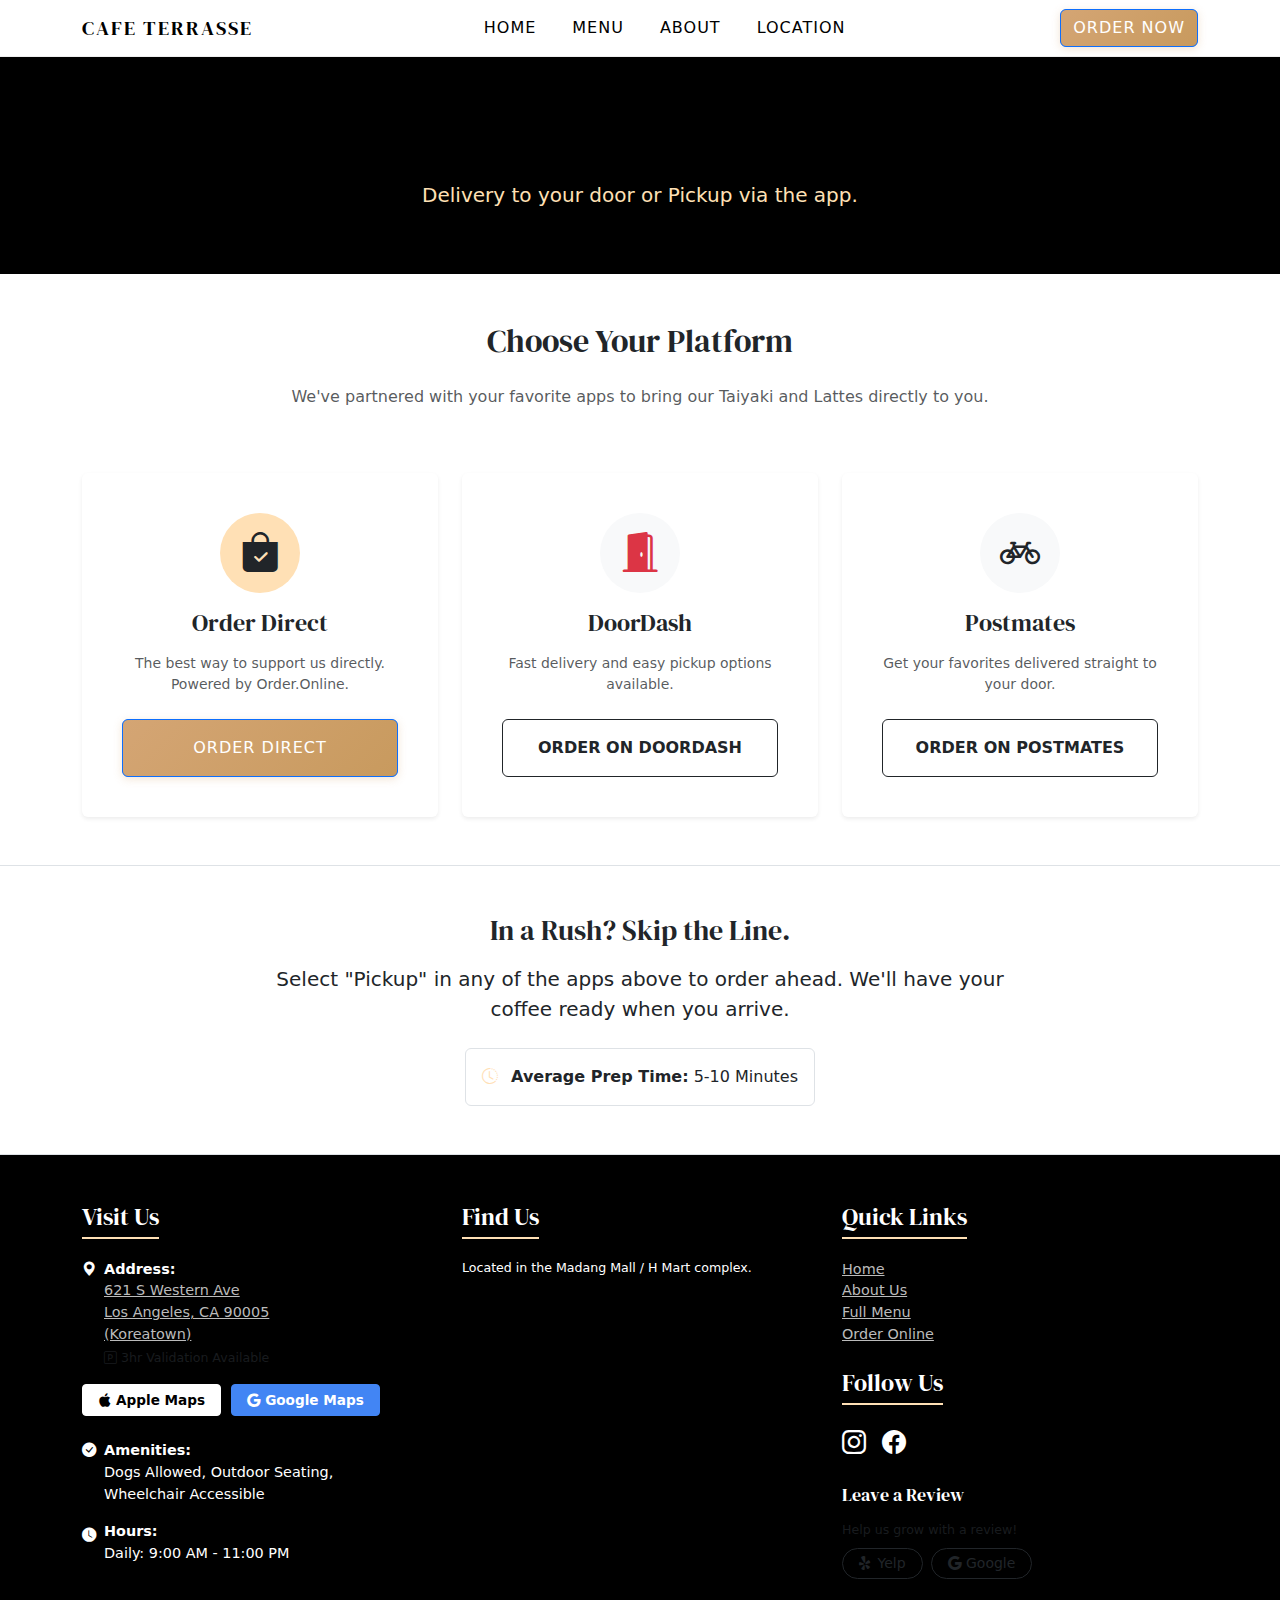
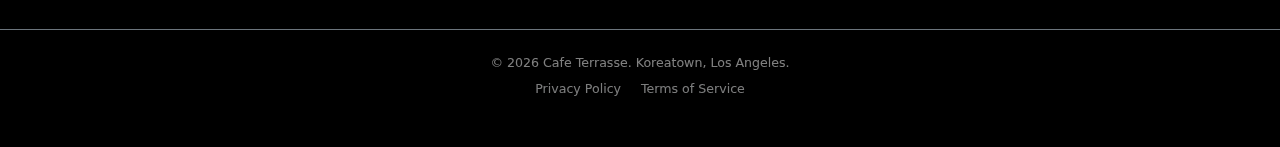
<file: order.html>
<!DOCTYPE html>
<html lang="en">
  <head>
    <meta charset="UTF-8" />
    <meta name="viewport" content="width=device-width, initial-scale=1.0" />
    <meta http-equiv="X-UA-Compatible" content="ie=edge" />
    <title>Order Online | Cafe Terrasse - Delivery & Pickup Available</title>
    <meta
      name="description"
      content="Order online from Cafe Terrasse for delivery or pickup. Available on DoorDash, Postmates, and direct ordering. Fast 5-10 minute prep time."
    />
    <meta name="keywords" content="order online, cafe delivery, coffee delivery, Koreatown delivery, DoorDash, Postmates, pickup" />
    <link rel="canonical" href="https://yourdomain.com/order.html" />
    
    <!-- Open Graph / Facebook -->
    <meta property="og:type" content="website" />
    <meta property="og:url" content="https://yourdomain.com/order.html" />
    <meta property="og:title" content="Order Online | Cafe Terrasse - Delivery & Pickup" />
    <meta property="og:description" content="Order online from Cafe Terrasse for delivery or pickup. Available on DoorDash, Postmates, and direct ordering." />
    <meta property="og:image" content="https://yourdomain.com/images/cafe-order-og.jpg" />
    
    <!-- Twitter -->
    <meta property="twitter:card" content="summary_large_image" />
    <meta property="twitter:url" content="https://yourdomain.com/order.html" />
    <meta property="twitter:title" content="Order Online | Cafe Terrasse" />
    <meta property="twitter:description" content="Order online from Cafe Terrasse for delivery or pickup." />
    <meta property="twitter:image" content="https://yourdomain.com/images/cafe-order-og.jpg" />
    
    <meta name="robots" content="index, follow" />
    
    <link rel="stylesheet" href="styles.css" />

    <link
      href="https://cdn.jsdelivr.net/npm/bootstrap@5.3.3/dist/css/bootstrap.min.css"
      rel="stylesheet"
      crossorigin="anonymous"
    />
    <link
      rel="stylesheet"
      href="https://cdn.jsdelivr.net/npm/bootstrap-icons@1.11.3/font/bootstrap-icons.min.css"
    />

    <link rel="preconnect" href="https://fonts.googleapis.com" />
    <link rel="preconnect" href="https://fonts.gstatic.com" crossorigin />
    <link
      href="https://fonts.googleapis.com/css2?family=DM+Serif+Display&family=Montserrat:wght@300;400;600&display=swap"
      rel="stylesheet"
    />
  </head>
  <body>
    <nav class="navbar navbar-expand-lg sticky-top">
      <div class="container">
        <a class="navbar-brand" href="index.html">CAFE TERRASSE</a>
        <button
          class="navbar-toggler"
          type="button"
          data-bs-toggle="collapse"
          data-bs-target="#navbarContent"
          aria-label="Toggle navigation"
        >
          <span class="navbar-toggler-icon"></span>
        </button>

        <div class="collapse navbar-collapse" id="navbarContent">
          <ul class="navbar-nav mx-auto align-items-center">
            <li class="nav-item">
              <a class="nav-link" href="index.html">Home</a>
            </li>
            <li class="nav-item">
              <a class="nav-link" href="menu.html">Menu</a>
            </li>
            <li class="nav-item">
              <a class="nav-link" href="about.html">About</a>
            </li>
            <li class="nav-item">
              <a class="nav-link" href="#contact">Location</a>
            </li>
          </ul>
          <button
            class="btn btn-primary"
            onclick="window.location.href='order.html'"
          >
            ORDER NOW
          </button>
        </div>
      </div>
    </nav>

    <header class="page-header py-5 text-center">
      <div class="container">
        <h1 class="display-4">Order Online</h1>
        <p class="lead text-light-brown">Delivery to your door or Pickup via the app.</p>
      </div>
    </header>

    <section class="py-5 bg-white">
      <div class="container">
        <div class="row justify-content-center mb-5">
          <div class="col-lg-8 text-center">
            <h2 class="mb-4" style="font-family: var(--font-serif);">
              Choose Your Platform
            </h2>
            <p class="text-muted">
              We've partnered with your favorite apps to bring our Taiyaki and Lattes directly to you.
            </p>
          </div>
        </div>

        <div class="row g-4 justify-content-center">
          
          <div class="col-md-4">
            <div class="card h-100 border-0 shadow-sm text-center p-4">
              <div class="card-body d-flex flex-column align-items-center">
                <div
                  class="rounded-circle d-flex align-items-center justify-content-center mb-3 bg-peach"
                  style="width: 80px; height: 80px;"
                >
                  <i class="bi bi-bag-check-fill fs-1 text-dark"></i>
                </div>
                <h3 class="h4 mb-3">Order Direct</h3>
                <p class="text-muted small mb-4">
                  The best way to support us directly. Powered by Order.Online.
                </p>
                <a
                  href="https://order.online/store/cafe-terrasse-los-angeles-28044557/"
                  target="_blank"
                  rel="noopener"
                  class="btn btn-primary w-100 mt-auto py-3"
                >
                  ORDER DIRECT
                </a>
              </div>
            </div>
          </div>

          <div class="col-md-4">
            <div class="card h-100 border-0 shadow-sm text-center p-4">
              <div class="card-body d-flex flex-column align-items-center">
                <div
                  class="bg-light rounded-circle d-flex align-items-center justify-content-center mb-3"
                  style="width: 80px; height: 80px;"
                >
                  <i class="bi bi-door-open-fill fs-1 text-danger"></i>
                </div>
                <h3 class="h4 mb-3">DoorDash</h3>
                <p class="text-muted small mb-4">
                  Fast delivery and easy pickup options available.
                </p>
                <a
                  href="https://www.doordash.com/en/store/cafe-terrasse-los-angeles-28044557/"
                  target="_blank"
                  rel="noopener"
                  class="btn btn-outline-dark w-100 mt-auto py-3 fw-bold"
                >
                  ORDER ON DOORDASH
                </a>
              </div>
            </div>
          </div>

          <div class="col-md-4">
            <div class="card h-100 border-0 shadow-sm text-center p-4">
              <div class="card-body d-flex flex-column align-items-center">
                <div
                  class="bg-light rounded-circle d-flex align-items-center justify-content-center mb-3"
                  style="width: 80px; height: 80px;"
                >
                  <i class="bi bi-bicycle fs-1 text-dark"></i>
                </div>
                <h3 class="h4 mb-3">Postmates</h3>
                <p class="text-muted small mb-4">
                  Get your favorites delivered straight to your door.
                </p>
                <a
                  href="https://postmates.com/store/cafe-terrasse/nTMbguZlXp6dRoOlp4fnuA"
                  target="_blank"
                  rel="noopener"
                  class="btn btn-outline-dark w-100 mt-auto py-3 fw-bold"
                >
                  ORDER ON POSTMATES
                </a>
              </div>
            </div>
          </div>

        </div>
      </div>
    </section>

    <section class="py-5 bg-white border-top border-bottom">
      <div class="container text-center">
        <div class="row justify-content-center">
          <div class="col-md-8">
            <h3 class="mb-3" style="font-family: var(--font-serif);">In a Rush? Skip the Line.</h3>
            <p class="lead mb-4">
              Select <strong>"Pickup"</strong> in any of the apps above to order ahead. We'll have your coffee ready when you arrive.
            </p>
            <div class="d-inline-block border p-3 rounded" style="background-color: #fff;">
                <i class="bi bi-clock-history text-light-brown me-2"></i> 
                <strong>Average Prep Time:</strong> 5-10 Minutes
            </div>
          </div>
        </div>
      </div>
    </section>

    <footer id="contact" class="footer-section py-5">
      <div class="container">
        <div class="row gy-5">
          
          <div class="col-md-4">
            <h4>Visit Us</h4>
            <ul style="list-style: none; padding: 0">
              <li class="mb-4">
                <div class="d-flex">
                  <i class="bi bi-geo-alt-fill me-2"></i>
                  <div>
                    <strong>Address:</strong><br />
                    <a
                      href="https://www.google.com/maps/place/Cafe+Terrasse/@34.0627764,-118.3144008,16z/data=!3m2!4b1!5s0x80c2b89a9558b9a5:0x76839f12cec65d1!4m6!3m5!1s0x80c2b931c7a0bb33:0x2cbd21f3af465159!8m2!3d34.0627765!4d-118.3095299!16s%2Fg%2F11sv_cbs6s!5m1!1e2?entry=ttu&g_ep=EgoyMDI1MTIwOS4wIKXMDSoKLDEwMDc5MjA3MUgBUAM%3D"
                      target="_blank"
                      rel="noopener"
                      class="contact-link"
                    >
                      621 S Western Ave<br />
                      Los Angeles, CA 90005<br>
                      (Koreatown)
                    </a>
                    <div class="small mt-1 text-muted"><i class="bi bi-p-square"></i> 3hr Validation Available</div>
                  </div>
                </div>

                <div class="map-buttons mt-3">
                  <a
                    href="https://maps.apple.com/place?place-id=IF755898D70C1C809&address=621+S+Western+Ave%2C+Los+Angeles%2C+CA++90005%2C+United+States&coordinate=34.0629474%2C-118.3094209&name=Cafe+Terrasse&_provider=9902"
                    class="btn-map apple-map"
                    target="_blank"
                    rel="noopener"
                  >
                    <i class="bi bi-apple me-1"></i> Apple Maps
                  </a>

                  <a
                    href="https://www.google.com/maps/place/Cafe+Terrasse/@34.0627764,-118.3144008,16z/data=!3m2!4b1!5s0x80c2b89a9558b9a5:0x76839f12cec65d1!4m6!3m5!1s0x80c2b931c7a0bb33:0x2cbd21f3af465159!8m2!3d34.0627765!4d-118.3095299!16s%2Fg%2F11sv_cbs6s!5m1!1e2?entry=ttu&g_ep=EgoyMDI1MTIwOS4wIKXMDSoKLDEwMDc5MjA3MUgBUAM%3D"
                    class="btn-map google-map"
                    target="_blank"
                    rel="noopener"
                  >
                    <i class="bi bi-google me-1"></i> Google Maps
                  </a>
                </div>
              </li>

              <li class="mb-3">
                <div class="d-flex">
                   <i class="bi bi-check-circle-fill me-2"></i>
                   <div>
                    <strong>Amenities:</strong><br />
                    Dogs Allowed, Outdoor Seating,<br> 
                    Wheelchair Accessible
                   </div>
                </div>
              </li>

              <li class="mb-3 d-flex align-items-start">
                <i class="bi bi-clock-fill me-2 mt-1"></i>
                <div>
                  <strong>Hours:</strong><br />
                  Daily: 9:00 AM - 11:00 PM
                </div>
              </li>
            </ul>
          </div>

          <div class="col-md-4">
            <h4>Find Us</h4>
            <p class="small">Located in the Madang Mall / H Mart complex.</p>
            <iframe 
              class="map-container"
              src="https://www.google.com/maps/embed?pb=!1m18!1m12!1m3!1d3305.5134764426555!2d-118.3090!3d34.0610!2m3!1f0!2f0!3f0!3m2!1i1024!2i768!4f13.1!3m3!1m2!1s0x80c2b8a6a6a6a6a7%3A0x1234567890abcdef!2s621%20S%20Western%20Ave%2C%20Los%20Angeles%2C%20CA%2090005!5e0!3m2!1sen!2sus!4v1234567890123" 
              allowfullscreen="" 
              loading="lazy" 
              title="Google Maps location of Cafe Terrasse">
            </iframe>
          </div>

          <div class="col-md-4">
            <h4>Quick Links</h4>
            <ul style="list-style: none; padding: 0">
              <li><a href="index.html" class="footer-link">Home</a></li>
              <li><a href="about.html" class="footer-link">About Us</a></li>
              <li><a href="menu.html" class="footer-link">Full Menu</a></li>
              <li><a href="order.html" class="footer-link">Order Online</a></li>
            </ul>

            <div class="mt-4">
              <h4>Follow Us</h4>
              <div class="d-flex gap-3">
                <a href="#" aria-label="Instagram" class="footer-social-icon">
                  <i class="bi bi-instagram"></i>
                </a>
                <a href="#" aria-label="Facebook" class="footer-social-icon">
                  <i class="bi bi-facebook"></i>
                </a>
              </div>
            </div>

            <div class="mt-4">
              <h4 style="font-size: 1.1rem; border-bottom: none; margin-bottom: 10px;">Leave a Review</h4>
              <p class="small text-muted mb-2">
                Help us grow with a review!
              </p>
              <div class="d-flex gap-2">
                <a
                  href="#"
                  target="_blank"
                  rel="noopener"
                  class="btn btn-outline-dark btn-sm rounded-pill px-3"
                >
                  <i class="bi bi-yelp"></i> Yelp
                </a>

                <a
                  href="#"
                  target="_blank"
                  rel="noopener"
                  class="btn btn-outline-dark btn-sm rounded-pill px-3"
                >
                  <i class="bi bi-google"></i> Google
                </a>
              </div>
            </div>
          </div>
        </div>
      </div>

      <div class="text-center mt-5 pt-4 border-top border-secondary">
        <p class="small opacity-50 mb-2">© 2026 Cafe Terrasse. Koreatown, Los Angeles.</p>
        <div class="small opacity-50">
          <a href="privacy.html" class="text-light text-decoration-none me-3">Privacy Policy</a>
          <a href="terms.html" class="text-light text-decoration-none">Terms of Service</a>
        </div>
      </div>
    </footer>

    <script
      src="https://cdn.jsdelivr.net/npm/bootstrap@5.3.3/dist/js/bootstrap.bundle.min.js"
      crossorigin="anonymous"
    ></script>
  </body>
</html>
</file>
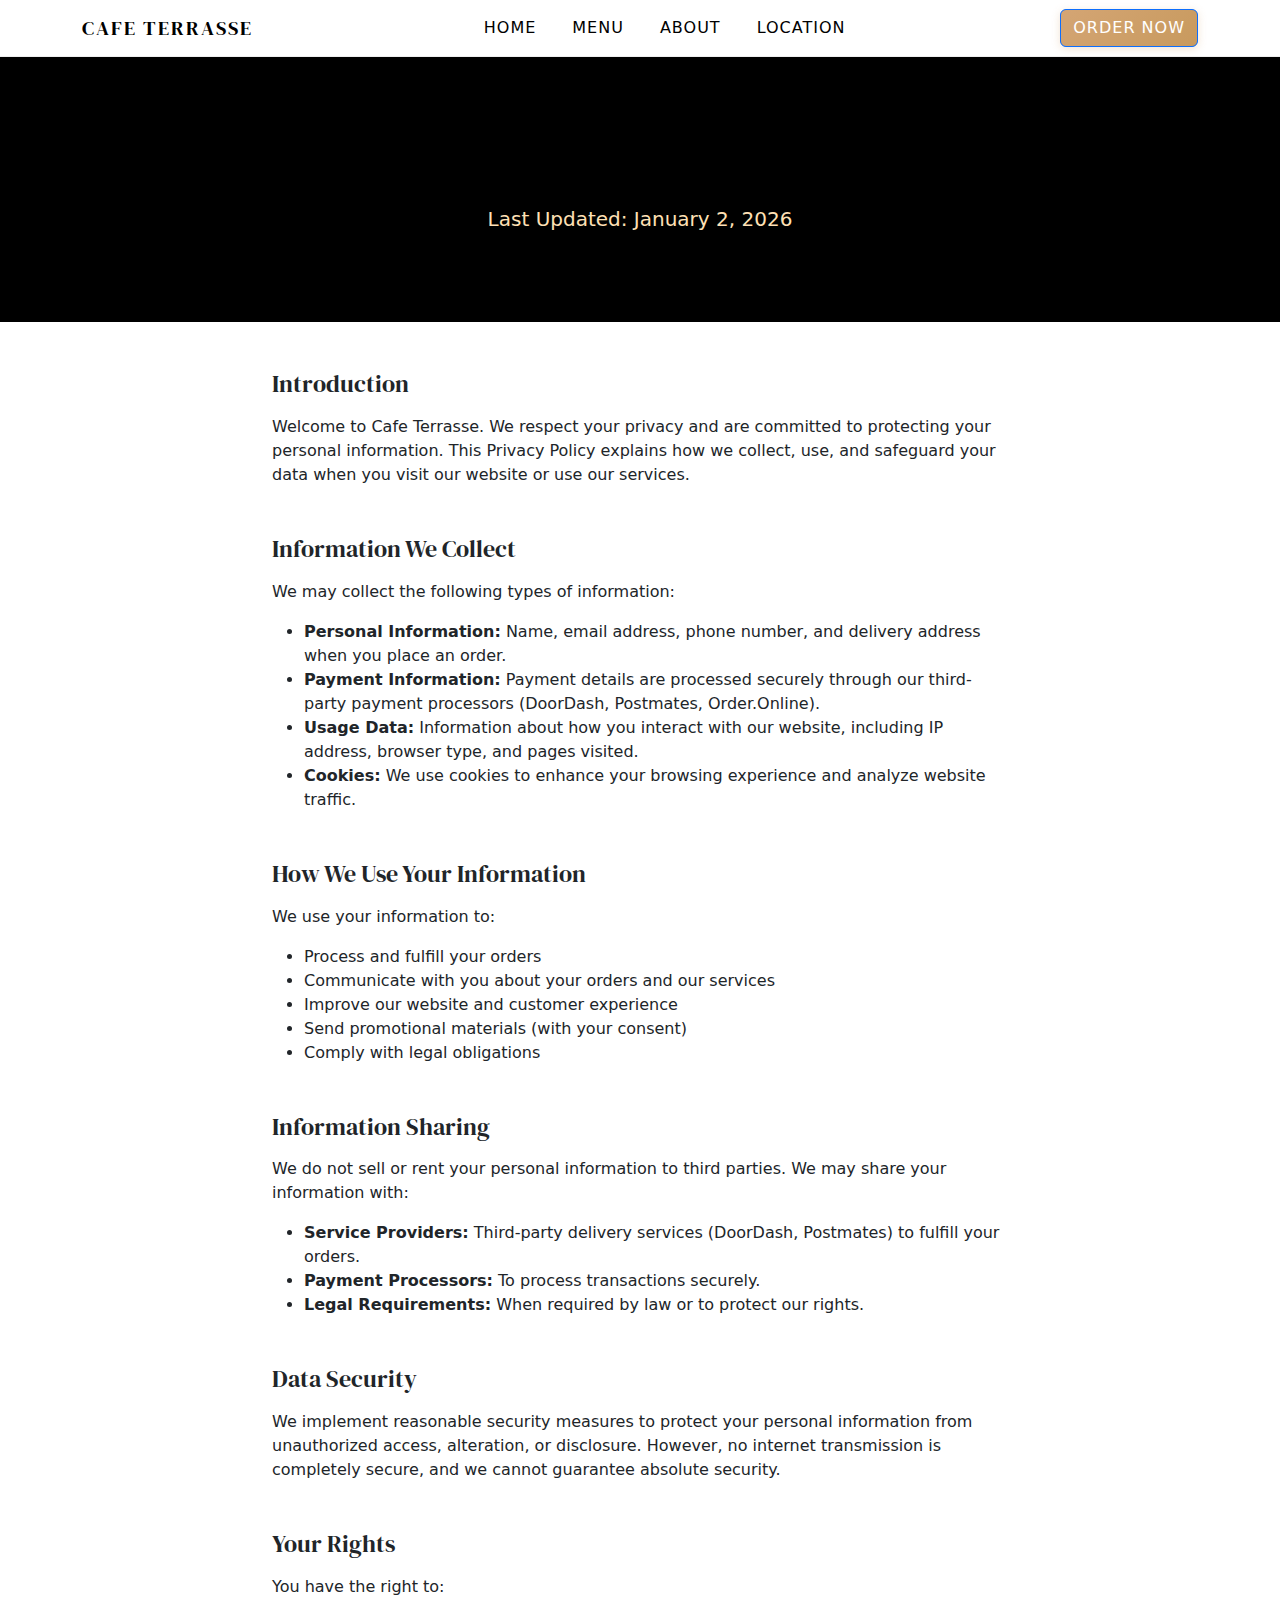
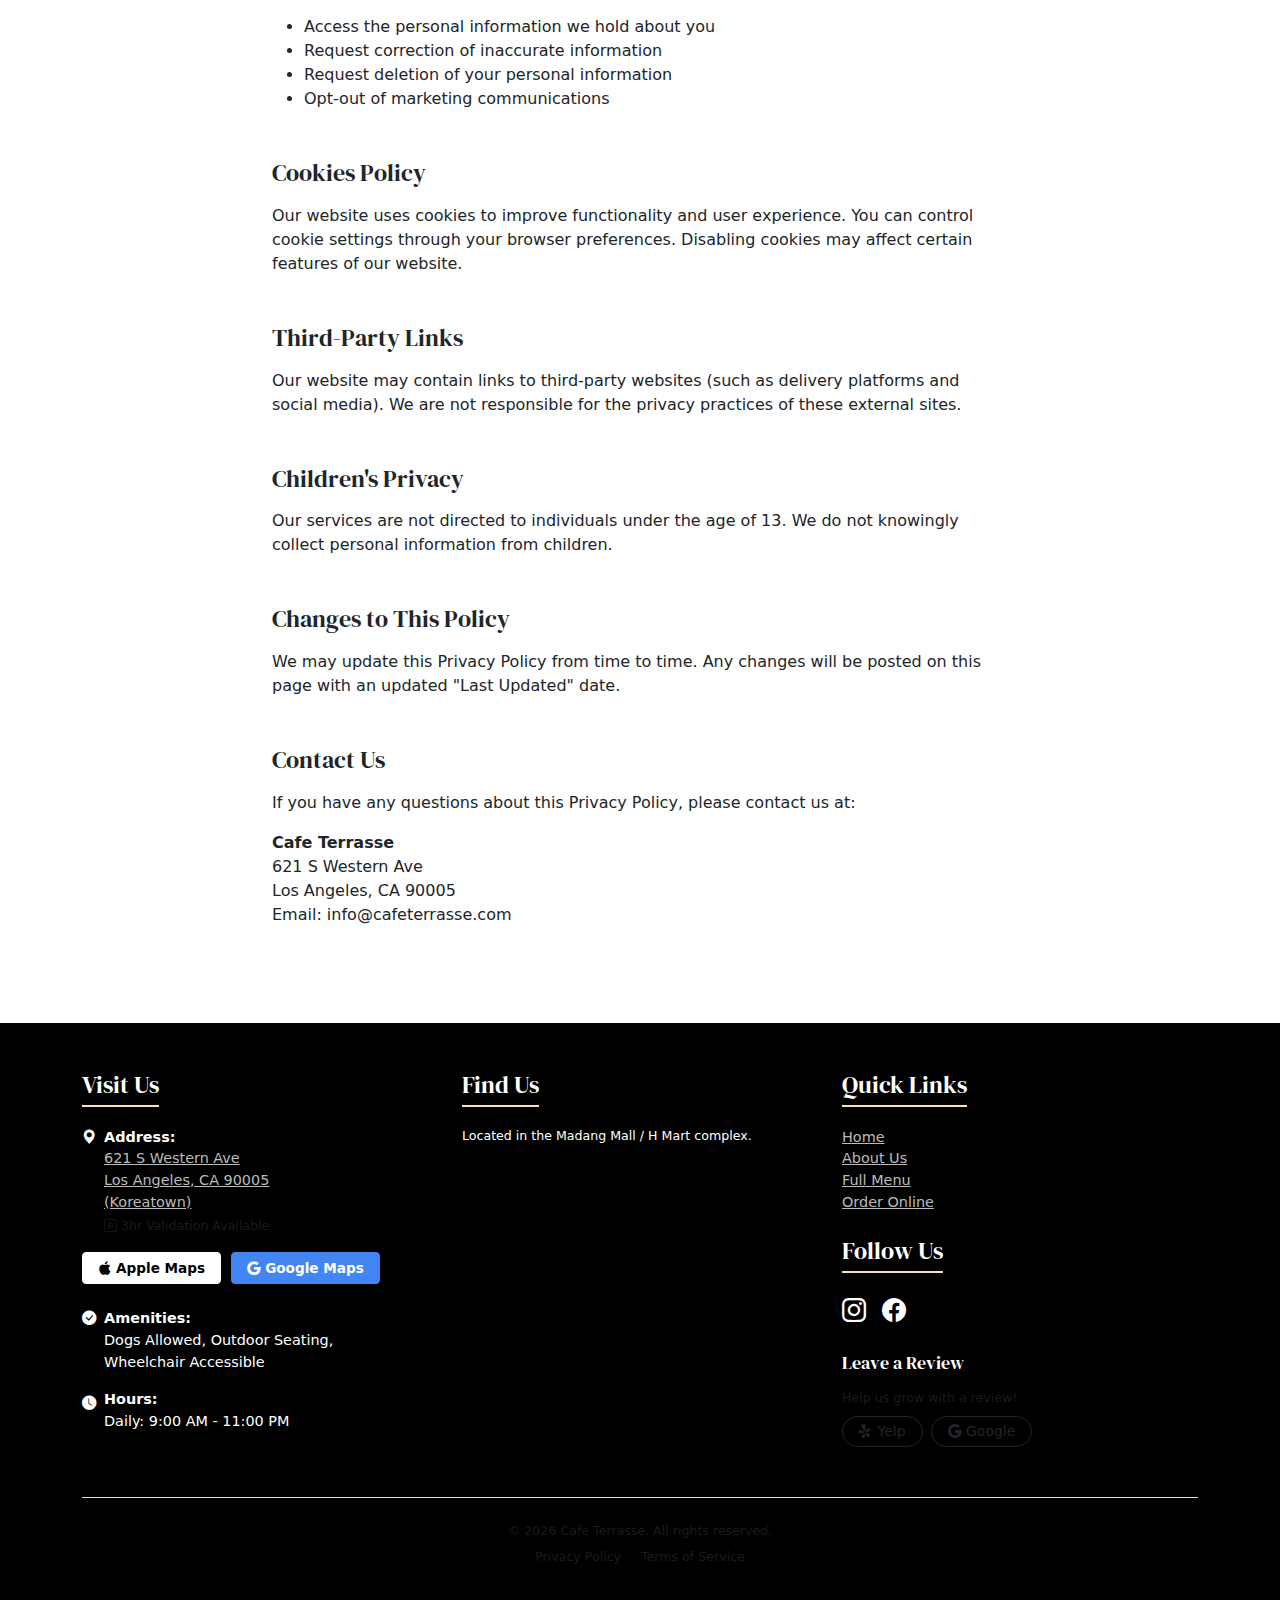
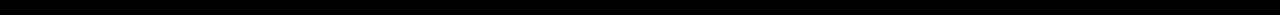
<file: privacy.html>
<!DOCTYPE html>
<html lang="en">
  <head>
    <meta charset="UTF-8" />
    <meta name="viewport" content="width=device-width, initial-scale=1.0" />
    <meta http-equiv="X-UA-Compatible" content="ie=edge" />
    <title>Privacy Policy | Cafe Terrasse</title>
    <meta
      name="description"
      content="Privacy Policy for Cafe Terrasse. Learn how we collect, use, and protect your personal information."
    />
    <link rel="canonical" href="https://yourdomain.com/privacy.html" />
    <meta name="robots" content="noindex, follow" />

    <link rel="stylesheet" href="styles.css" />

    <link
      href="https://cdn.jsdelivr.net/npm/bootstrap@5.3.3/dist/css/bootstrap.min.css"
      rel="stylesheet"
      crossorigin="anonymous"
    />
    <link
      rel="stylesheet"
      href="https://cdn.jsdelivr.net/npm/bootstrap-icons@1.11.3/font/bootstrap-icons.min.css"
    />

    <link rel="preconnect" href="https://fonts.googleapis.com" />
    <link rel="preconnect" href="https://fonts.gstatic.com" crossorigin />
    <link
      href="https://fonts.googleapis.com/css2?family=DM+Serif+Display&family=Montserrat:wght@300;400;600&display=swap"
      rel="stylesheet"
    />
  </head>
  <body>
    <nav class="navbar navbar-expand-lg sticky-top">
      <div class="container">
        <a class="navbar-brand" href="index.html">CAFE TERRASSE</a>
        <button
          class="navbar-toggler"
          type="button"
          data-bs-toggle="collapse"
          data-bs-target="#navbarContent"
        >
          <span class="navbar-toggler-icon"></span>
        </button>

        <div class="collapse navbar-collapse" id="navbarContent">
          <ul class="navbar-nav mx-auto align-items-center">
            <li class="nav-item">
              <a class="nav-link" href="index.html">Home</a>
            </li>
            <li class="nav-item">
              <a class="nav-link" href="menu.html">Menu</a>
            </li>
            <li class="nav-item">
              <a class="nav-link" href="about.html">About</a>
            </li>
            <li class="nav-item">
              <a class="nav-link" href="#contact">Location</a>
            </li>
          </ul>
          <button
            class="btn btn-primary"
            onclick="window.location.href='order.html'"
          >
            ORDER NOW
          </button>
        </div>
      </div>
    </nav>

    <header class="page-header py-5 text-center">
      <div class="container py-4">
        <h1 class="display-4">Privacy Policy</h1>
        <p class="lead text-light-brown">Last Updated: January 2, 2026</p>
      </div>
    </header>

    <section class="py-5">
      <div class="container">
        <div class="row justify-content-center">
          <div class="col-lg-8">
            <div class="mb-5">
              <h2 class="h4 mb-3">Introduction</h2>
              <p>
                Welcome to Cafe Terrasse. We respect your privacy and are committed to protecting your personal information. This Privacy Policy explains how we collect, use, and safeguard your data when you visit our website or use our services.
              </p>
            </div>

            <div class="mb-5">
              <h2 class="h4 mb-3">Information We Collect</h2>
              <p>We may collect the following types of information:</p>
              <ul>
                <li><strong>Personal Information:</strong> Name, email address, phone number, and delivery address when you place an order.</li>
                <li><strong>Payment Information:</strong> Payment details are processed securely through our third-party payment processors (DoorDash, Postmates, Order.Online).</li>
                <li><strong>Usage Data:</strong> Information about how you interact with our website, including IP address, browser type, and pages visited.</li>
                <li><strong>Cookies:</strong> We use cookies to enhance your browsing experience and analyze website traffic.</li>
              </ul>
            </div>

            <div class="mb-5">
              <h2 class="h4 mb-3">How We Use Your Information</h2>
              <p>We use your information to:</p>
              <ul>
                <li>Process and fulfill your orders</li>
                <li>Communicate with you about your orders and our services</li>
                <li>Improve our website and customer experience</li>
                <li>Send promotional materials (with your consent)</li>
                <li>Comply with legal obligations</li>
              </ul>
            </div>

            <div class="mb-5">
              <h2 class="h4 mb-3">Information Sharing</h2>
              <p>
                We do not sell or rent your personal information to third parties. We may share your information with:
              </p>
              <ul>
                <li><strong>Service Providers:</strong> Third-party delivery services (DoorDash, Postmates) to fulfill your orders.</li>
                <li><strong>Payment Processors:</strong> To process transactions securely.</li>
                <li><strong>Legal Requirements:</strong> When required by law or to protect our rights.</li>
              </ul>
            </div>

            <div class="mb-5">
              <h2 class="h4 mb-3">Data Security</h2>
              <p>
                We implement reasonable security measures to protect your personal information from unauthorized access, alteration, or disclosure. However, no internet transmission is completely secure, and we cannot guarantee absolute security.
              </p>
            </div>

            <div class="mb-5">
              <h2 class="h4 mb-3">Your Rights</h2>
              <p>You have the right to:</p>
              <ul>
                <li>Access the personal information we hold about you</li>
                <li>Request correction of inaccurate information</li>
                <li>Request deletion of your personal information</li>
                <li>Opt-out of marketing communications</li>
              </ul>
            </div>

            <div class="mb-5">
              <h2 class="h4 mb-3">Cookies Policy</h2>
              <p>
                Our website uses cookies to improve functionality and user experience. You can control cookie settings through your browser preferences. Disabling cookies may affect certain features of our website.
              </p>
            </div>

            <div class="mb-5">
              <h2 class="h4 mb-3">Third-Party Links</h2>
              <p>
                Our website may contain links to third-party websites (such as delivery platforms and social media). We are not responsible for the privacy practices of these external sites.
              </p>
            </div>

            <div class="mb-5">
              <h2 class="h4 mb-3">Children's Privacy</h2>
              <p>
                Our services are not directed to individuals under the age of 13. We do not knowingly collect personal information from children.
              </p>
            </div>

            <div class="mb-5">
              <h2 class="h4 mb-3">Changes to This Policy</h2>
              <p>
                We may update this Privacy Policy from time to time. Any changes will be posted on this page with an updated "Last Updated" date.
              </p>
            </div>

            <div class="mb-5">
              <h2 class="h4 mb-3">Contact Us</h2>
              <p>
                If you have any questions about this Privacy Policy, please contact us at:
              </p>
              <p>
                <strong>Cafe Terrasse</strong><br />
                621 S Western Ave<br />
                Los Angeles, CA 90005<br />
                Email: info@cafeterrasse.com
              </p>
            </div>
          </div>
        </div>
      </div>
    </section>

    <footer id="contact" class="footer-section py-5">
      <div class="container">
        <div class="row gy-5">
          <div class="col-md-4">
            <h4>Visit Us</h4>
            <ul style="list-style: none; padding: 0">
              <li class="mb-4">
                <div class="d-flex">
                  <i class="bi bi-geo-alt-fill me-2"></i>
                  <div>
                    <strong>Address:</strong><br />
                    <a
                      href="https://www.google.com/maps/place/Cafe+Terrasse/@34.0627764,-118.3144008,16z/data=!3m2!4b1!5s0x80c2b89a9558b9a5:0x76839f12cec65d1!4m6!3m5!1s0x80c2b931c7a0bb33:0x2cbd21f3af465159!8m2!3d34.0627765!4d-118.3095299!16s%2Fg%2F11sv_cbs6s!5m1!1e2?entry=ttu&g_ep=EgoyMDI1MTIwOS4wIKXMDSoKLDEwMDc5MjA3MUgBUAM%3D"
                      target="_blank"
                      rel="noopener"
                      class="contact-link"
                    >
                      621 S Western Ave<br />
                      Los Angeles, CA 90005<br />
                      (Koreatown)
                    </a>
                    <div class="small mt-1 text-muted">
                      <i class="bi bi-p-square"></i> 3hr Validation Available
                    </div>
                  </div>
                </div>

                <div class="map-buttons mt-3">
                  <a
                    href="https://maps.apple.com/place?place-id=IF755898D70C1C809&address=621+S+Western+Ave%2C+Los+Angeles%2C+CA++90005%2C+United+States&coordinate=34.0629474%2C-118.3094209&name=Cafe+Terrasse&_provider=9902"
                    class="btn-map apple-map"
                    target="_blank"
                    rel="noopener"
                  >
                    <i class="bi bi-apple me-1"></i> Apple Maps
                  </a>

                  <a
                    href="https://www.google.com/maps/place/Cafe+Terrasse/@34.0627764,-118.3144008,16z/data=!3m2!4b1!5s0x80c2b89a9558b9a5:0x76839f12cec65d1!4m6!3m5!1s0x80c2b931c7a0bb33:0x2cbd21f3af465159!8m2!3d34.0627765!4d-118.3095299!16s%2Fg%2F11sv_cbs6s!5m1!1e2?entry=ttu&g_ep=EgoyMDI1MTIwOS4wIKXMDSoKLDEwMDc5MjA3MUgBUAM%3D"
                    class="btn-map google-map"
                    target="_blank"
                    rel="noopener"
                  >
                    <i class="bi bi-google me-1"></i> Google Maps
                  </a>
                </div>
              </li>

              <li class="mb-3">
                <div class="d-flex">
                  <i class="bi bi-check-circle-fill me-2"></i>
                  <div>
                    <strong>Amenities:</strong><br />
                    Dogs Allowed, Outdoor Seating,<br />
                    Wheelchair Accessible
                  </div>
                </div>
              </li>

              <li class="mb-3 d-flex align-items-start">
                <i class="bi bi-clock-fill me-2 mt-1"></i>
                <div>
                  <strong>Hours:</strong><br />
                  Daily: 9:00 AM - 11:00 PM
                </div>
              </li>
            </ul>
          </div>

          <div class="col-md-4">
            <h4>Find Us</h4>
            <p class="small">Located in the Madang Mall / H Mart complex.</p>
            <iframe
              class="map-container"
              src="https://www.google.com/maps/embed?pb=!1m18!1m12!1m3!1d3305.5134764426555!2d-118.3090!3d34.0610!2m3!1f0!2f0!3f0!3m2!1i1024!2i768!4f13.1!3m3!1m2!1s0x80c2b8a6a6a6a6a7%3A0x1234567890abcdef!2s621%20S%20Western%20Ave%2C%20Los%20Angeles%2C%20CA%2090005!5e0!3m2!1sen!2sus!4v1234567890123"
              allowfullscreen=""
              loading="lazy"
              referrerpolicy="no-referrer-when-downgrade"
            >
            </iframe>
          </div>

          <div class="col-md-4">
            <h4>Quick Links</h4>
            <ul style="list-style: none; padding: 0">
              <li><a href="index.html" class="footer-link">Home</a></li>
              <li><a href="about.html" class="footer-link">About Us</a></li>
              <li><a href="menu.html" class="footer-link">Full Menu</a></li>
              <li><a href="order.html" class="footer-link">Order Online</a></li>
            </ul>

            <div class="mt-4">
              <h4>Follow Us</h4>
              <div class="d-flex gap-3">
                <a href="#" aria-label="Instagram" class="footer-social-icon">
                  <i class="bi bi-instagram"></i>
                </a>
                <a href="#" aria-label="Facebook" class="footer-social-icon">
                  <i class="bi bi-facebook"></i>
                </a>
              </div>
            </div>

            <div class="mt-4">
              <h4
                style="
                  font-size: 1.1rem;
                  border-bottom: none;
                  margin-bottom: 10px;
                "
              >
                Leave a Review
              </h4>
              <p class="small text-muted mb-2">Help us grow with a review!</p>
              <div class="d-flex gap-2">
                <a
                  href="#"
                  target="_blank"
                  rel="noopener"
                  class="btn btn-outline-dark btn-sm rounded-pill px-3"
                >
                  <i class="bi bi-yelp"></i> Yelp
                </a>

                <a
                  href="#"
                  target="_blank"
                  rel="noopener"
                  class="btn btn-outline-dark btn-sm rounded-pill px-3"
                >
                  <i class="bi bi-google"></i> Google
                </a>
              </div>
            </div>
          </div>
        </div>

        <div class="border-top mt-5 pt-4 text-center">
          <p class="small text-muted mb-2">
            &copy; 2026 Cafe Terrasse. All rights reserved.
          </p>
          <div class="small">
            <a href="privacy.html" class="text-muted text-decoration-none me-3">Privacy Policy</a>
            <a href="terms.html" class="text-muted text-decoration-none">Terms of Service</a>
          </div>
        </div>
      </div>
    </footer>

    <script
      src="https://cdn.jsdelivr.net/npm/bootstrap@5.3.3/dist/js/bootstrap.bundle.min.js"
      crossorigin="anonymous"
    ></script>
  </body>
</html>
</file>
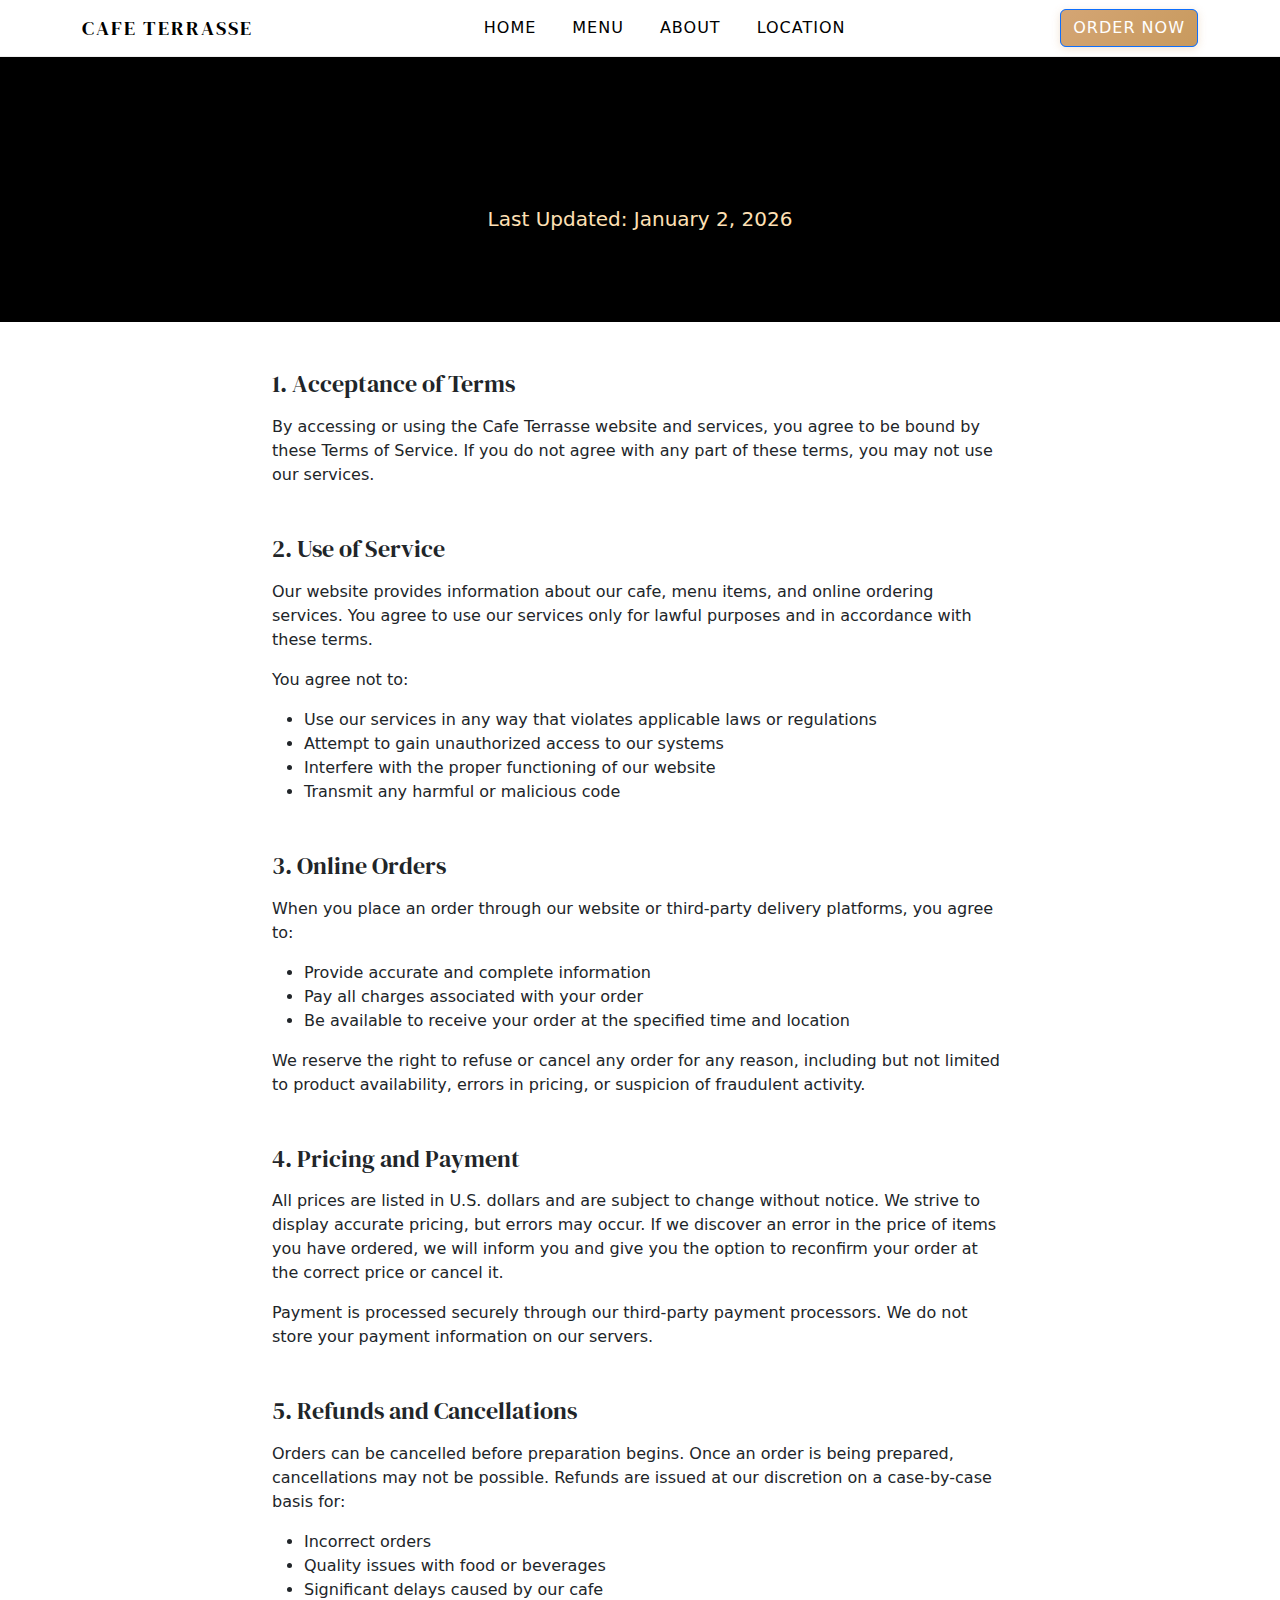
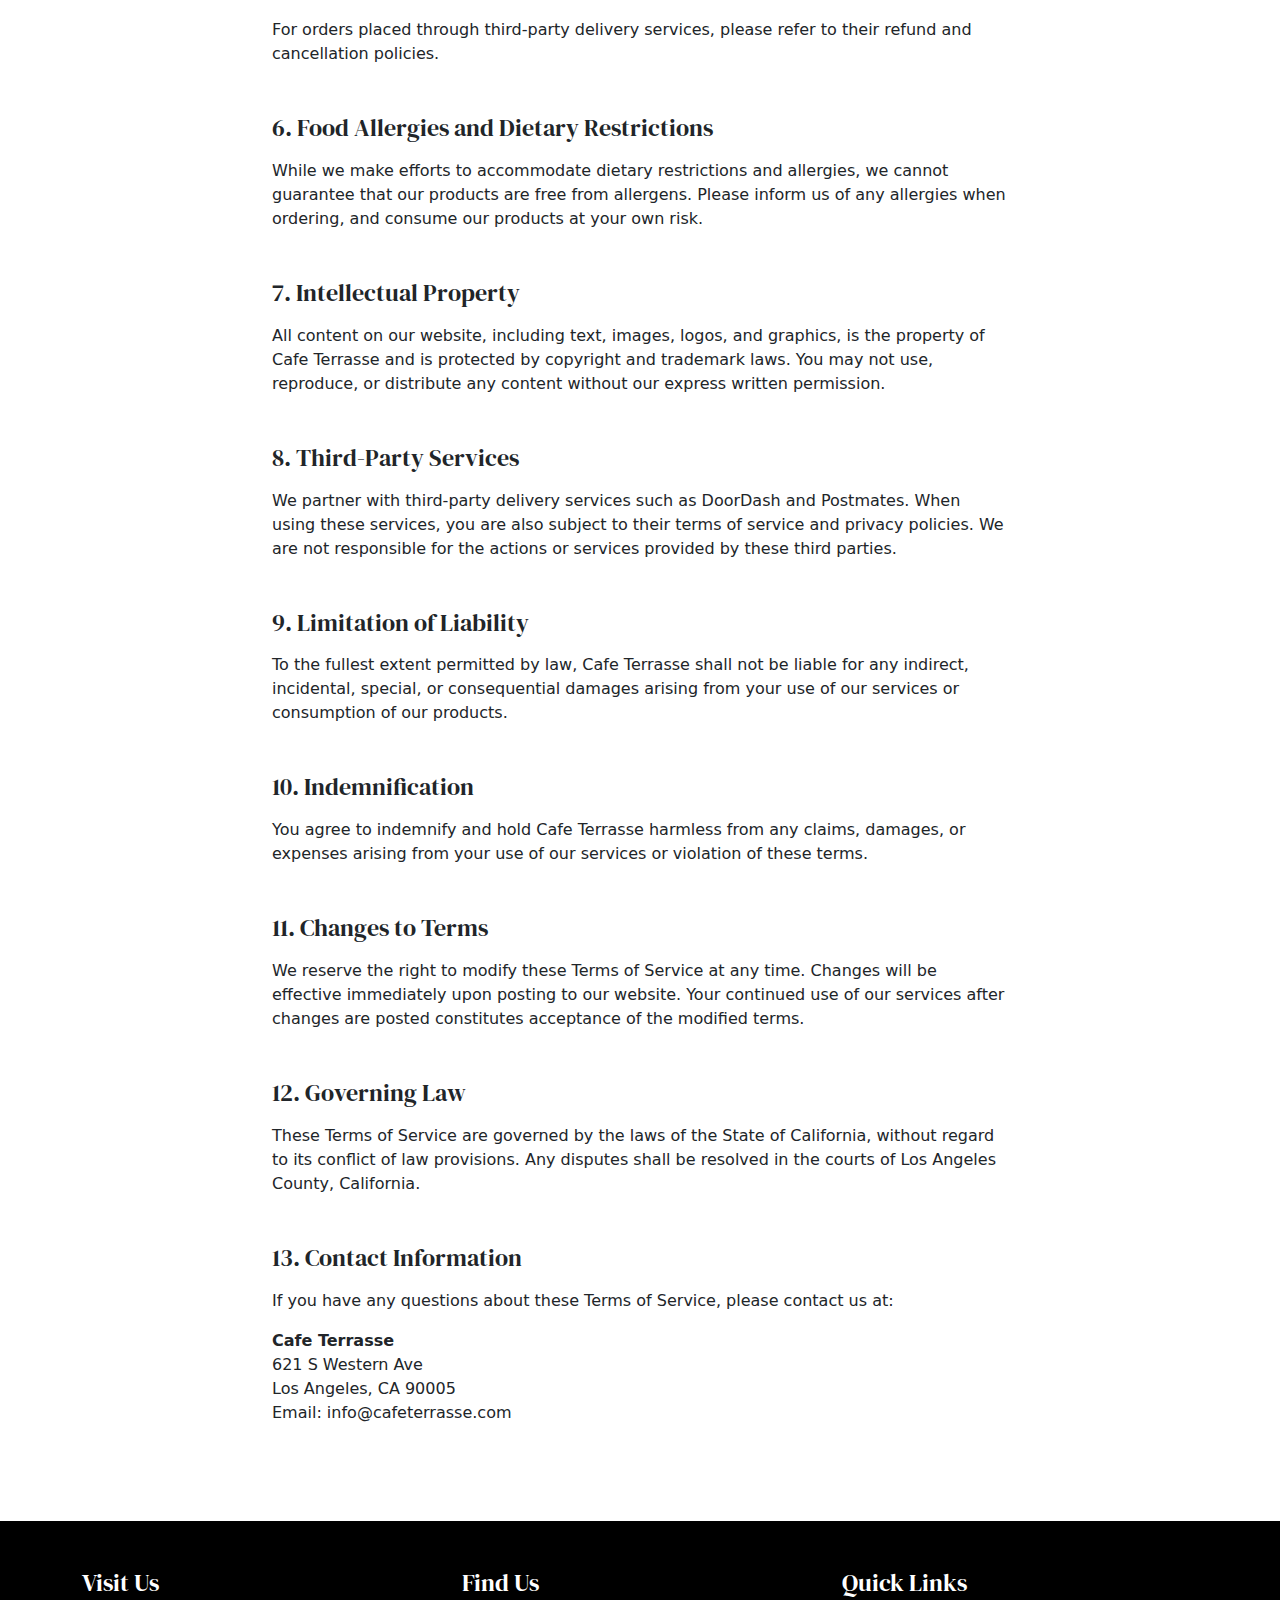
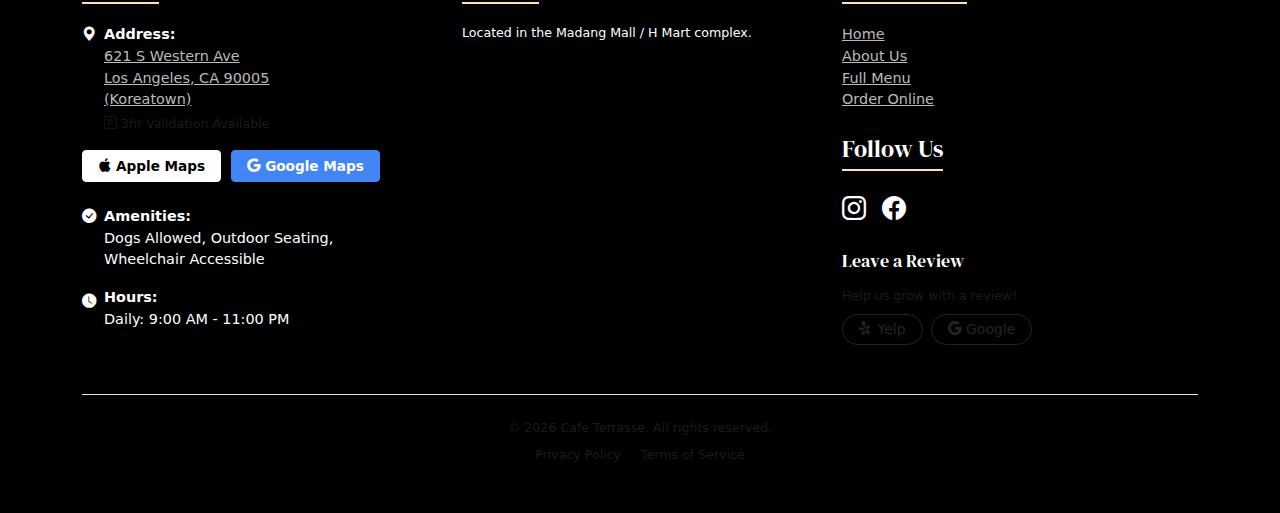
<file: terms.html>
<!DOCTYPE html>
<html lang="en">
  <head>
    <meta charset="UTF-8" />
    <meta name="viewport" content="width=device-width, initial-scale=1.0" />
    <meta http-equiv="X-UA-Compatible" content="ie=edge" />
    <title>Terms of Service | Cafe Terrasse</title>
    <meta
      name="description"
      content="Terms of Service for Cafe Terrasse. Read our terms and conditions for using our website and services."
    />
    <link rel="canonical" href="https://yourdomain.com/terms.html" />
    <meta name="robots" content="noindex, follow" />

    <link rel="stylesheet" href="styles.css" />

    <link
      href="https://cdn.jsdelivr.net/npm/bootstrap@5.3.3/dist/css/bootstrap.min.css"
      rel="stylesheet"
      crossorigin="anonymous"
    />
    <link
      rel="stylesheet"
      href="https://cdn.jsdelivr.net/npm/bootstrap-icons@1.11.3/font/bootstrap-icons.min.css"
    />

    <link rel="preconnect" href="https://fonts.googleapis.com" />
    <link rel="preconnect" href="https://fonts.gstatic.com" crossorigin />
    <link
      href="https://fonts.googleapis.com/css2?family=DM+Serif+Display&family=Montserrat:wght@300;400;600&display=swap"
      rel="stylesheet"
    />
  </head>
  <body>
    <nav class="navbar navbar-expand-lg sticky-top">
      <div class="container">
        <a class="navbar-brand" href="index.html">CAFE TERRASSE</a>
        <button
          class="navbar-toggler"
          type="button"
          data-bs-toggle="collapse"
          data-bs-target="#navbarContent"
        >
          <span class="navbar-toggler-icon"></span>
        </button>

        <div class="collapse navbar-collapse" id="navbarContent">
          <ul class="navbar-nav mx-auto align-items-center">
            <li class="nav-item">
              <a class="nav-link" href="index.html">Home</a>
            </li>
            <li class="nav-item">
              <a class="nav-link" href="menu.html">Menu</a>
            </li>
            <li class="nav-item">
              <a class="nav-link" href="about.html">About</a>
            </li>
            <li class="nav-item">
              <a class="nav-link" href="#contact">Location</a>
            </li>
          </ul>
          <button
            class="btn btn-primary"
            onclick="window.location.href='order.html'"
          >
            ORDER NOW
          </button>
        </div>
      </div>
    </nav>

    <header class="page-header py-5 text-center">
      <div class="container py-4">
        <h1 class="display-4">Terms of Service</h1>
        <p class="lead text-light-brown">Last Updated: January 2, 2026</p>
      </div>
    </header>

    <section class="py-5">
      <div class="container">
        <div class="row justify-content-center">
          <div class="col-lg-8">
            <div class="mb-5">
              <h2 class="h4 mb-3">1. Acceptance of Terms</h2>
              <p>
                By accessing or using the Cafe Terrasse website and services, you agree to be bound by these Terms of Service. If you do not agree with any part of these terms, you may not use our services.
              </p>
            </div>

            <div class="mb-5">
              <h2 class="h4 mb-3">2. Use of Service</h2>
              <p>
                Our website provides information about our cafe, menu items, and online ordering services. You agree to use our services only for lawful purposes and in accordance with these terms.
              </p>
              <p>You agree not to:</p>
              <ul>
                <li>Use our services in any way that violates applicable laws or regulations</li>
                <li>Attempt to gain unauthorized access to our systems</li>
                <li>Interfere with the proper functioning of our website</li>
                <li>Transmit any harmful or malicious code</li>
              </ul>
            </div>

            <div class="mb-5">
              <h2 class="h4 mb-3">3. Online Orders</h2>
              <p>
                When you place an order through our website or third-party delivery platforms, you agree to:
              </p>
              <ul>
                <li>Provide accurate and complete information</li>
                <li>Pay all charges associated with your order</li>
                <li>Be available to receive your order at the specified time and location</li>
              </ul>
              <p>
                We reserve the right to refuse or cancel any order for any reason, including but not limited to product availability, errors in pricing, or suspicion of fraudulent activity.
              </p>
            </div>

            <div class="mb-5">
              <h2 class="h4 mb-3">4. Pricing and Payment</h2>
              <p>
                All prices are listed in U.S. dollars and are subject to change without notice. We strive to display accurate pricing, but errors may occur. If we discover an error in the price of items you have ordered, we will inform you and give you the option to reconfirm your order at the correct price or cancel it.
              </p>
              <p>
                Payment is processed securely through our third-party payment processors. We do not store your payment information on our servers.
              </p>
            </div>

            <div class="mb-5">
              <h2 class="h4 mb-3">5. Refunds and Cancellations</h2>
              <p>
                Orders can be cancelled before preparation begins. Once an order is being prepared, cancellations may not be possible. Refunds are issued at our discretion on a case-by-case basis for:
              </p>
              <ul>
                <li>Incorrect orders</li>
                <li>Quality issues with food or beverages</li>
                <li>Significant delays caused by our cafe</li>
              </ul>
              <p>
                For orders placed through third-party delivery services, please refer to their refund and cancellation policies.
              </p>
            </div>

            <div class="mb-5">
              <h2 class="h4 mb-3">6. Food Allergies and Dietary Restrictions</h2>
              <p>
                While we make efforts to accommodate dietary restrictions and allergies, we cannot guarantee that our products are free from allergens. Please inform us of any allergies when ordering, and consume our products at your own risk.
              </p>
            </div>

            <div class="mb-5">
              <h2 class="h4 mb-3">7. Intellectual Property</h2>
              <p>
                All content on our website, including text, images, logos, and graphics, is the property of Cafe Terrasse and is protected by copyright and trademark laws. You may not use, reproduce, or distribute any content without our express written permission.
              </p>
            </div>

            <div class="mb-5">
              <h2 class="h4 mb-3">8. Third-Party Services</h2>
              <p>
                We partner with third-party delivery services such as DoorDash and Postmates. When using these services, you are also subject to their terms of service and privacy policies. We are not responsible for the actions or services provided by these third parties.
              </p>
            </div>

            <div class="mb-5">
              <h2 class="h4 mb-3">9. Limitation of Liability</h2>
              <p>
                To the fullest extent permitted by law, Cafe Terrasse shall not be liable for any indirect, incidental, special, or consequential damages arising from your use of our services or consumption of our products.
              </p>
            </div>

            <div class="mb-5">
              <h2 class="h4 mb-3">10. Indemnification</h2>
              <p>
                You agree to indemnify and hold Cafe Terrasse harmless from any claims, damages, or expenses arising from your use of our services or violation of these terms.
              </p>
            </div>

            <div class="mb-5">
              <h2 class="h4 mb-3">11. Changes to Terms</h2>
              <p>
                We reserve the right to modify these Terms of Service at any time. Changes will be effective immediately upon posting to our website. Your continued use of our services after changes are posted constitutes acceptance of the modified terms.
              </p>
            </div>

            <div class="mb-5">
              <h2 class="h4 mb-3">12. Governing Law</h2>
              <p>
                These Terms of Service are governed by the laws of the State of California, without regard to its conflict of law provisions. Any disputes shall be resolved in the courts of Los Angeles County, California.
              </p>
            </div>

            <div class="mb-5">
              <h2 class="h4 mb-3">13. Contact Information</h2>
              <p>
                If you have any questions about these Terms of Service, please contact us at:
              </p>
              <p>
                <strong>Cafe Terrasse</strong><br />
                621 S Western Ave<br />
                Los Angeles, CA 90005<br />
                Email: info@cafeterrasse.com
              </p>
            </div>
          </div>
        </div>
      </div>
    </section>

    <footer id="contact" class="footer-section py-5">
      <div class="container">
        <div class="row gy-5">
          <div class="col-md-4">
            <h4>Visit Us</h4>
            <ul style="list-style: none; padding: 0">
              <li class="mb-4">
                <div class="d-flex">
                  <i class="bi bi-geo-alt-fill me-2"></i>
                  <div>
                    <strong>Address:</strong><br />
                    <a
                      href="https://www.google.com/maps/place/Cafe+Terrasse/@34.0627764,-118.3144008,16z/data=!3m2!4b1!5s0x80c2b89a9558b9a5:0x76839f12cec65d1!4m6!3m5!1s0x80c2b931c7a0bb33:0x2cbd21f3af465159!8m2!3d34.0627765!4d-118.3095299!16s%2Fg%2F11sv_cbs6s!5m1!1e2?entry=ttu&g_ep=EgoyMDI1MTIwOS4wIKXMDSoKLDEwMDc5MjA3MUgBUAM%3D"
                      target="_blank"
                      rel="noopener"
                      class="contact-link"
                    >
                      621 S Western Ave<br />
                      Los Angeles, CA 90005<br />
                      (Koreatown)
                    </a>
                    <div class="small mt-1 text-muted">
                      <i class="bi bi-p-square"></i> 3hr Validation Available
                    </div>
                  </div>
                </div>

                <div class="map-buttons mt-3">
                  <a
                    href="https://maps.apple.com/place?place-id=IF755898D70C1C809&address=621+S+Western+Ave%2C+Los+Angeles%2C+CA++90005%2C+United+States&coordinate=34.0629474%2C-118.3094209&name=Cafe+Terrasse&_provider=9902"
                    class="btn-map apple-map"
                    target="_blank"
                    rel="noopener"
                  >
                    <i class="bi bi-apple me-1"></i> Apple Maps
                  </a>

                  <a
                    href="https://www.google.com/maps/place/Cafe+Terrasse/@34.0627764,-118.3144008,16z/data=!3m2!4b1!5s0x80c2b89a9558b9a5:0x76839f12cec65d1!4m6!3m5!1s0x80c2b931c7a0bb33:0x2cbd21f3af465159!8m2!3d34.0627765!4d-118.3095299!16s%2Fg%2F11sv_cbs6s!5m1!1e2?entry=ttu&g_ep=EgoyMDI1MTIwOS4wIKXMDSoKLDEwMDc5MjA3MUgBUAM%3D"
                    class="btn-map google-map"
                    target="_blank"
                    rel="noopener"
                  >
                    <i class="bi bi-google me-1"></i> Google Maps
                  </a>
                </div>
              </li>

              <li class="mb-3">
                <div class="d-flex">
                  <i class="bi bi-check-circle-fill me-2"></i>
                  <div>
                    <strong>Amenities:</strong><br />
                    Dogs Allowed, Outdoor Seating,<br />
                    Wheelchair Accessible
                  </div>
                </div>
              </li>

              <li class="mb-3 d-flex align-items-start">
                <i class="bi bi-clock-fill me-2 mt-1"></i>
                <div>
                  <strong>Hours:</strong><br />
                  Daily: 9:00 AM - 11:00 PM
                </div>
              </li>
            </ul>
          </div>

          <div class="col-md-4">
            <h4>Find Us</h4>
            <p class="small">Located in the Madang Mall / H Mart complex.</p>
            <iframe
              class="map-container"
              src="https://www.google.com/maps/embed?pb=!1m18!1m12!1m3!1d3305.5134764426555!2d-118.3090!3d34.0610!2m3!1f0!2f0!3f0!3m2!1i1024!2i768!4f13.1!3m3!1m2!1s0x80c2b8a6a6a6a6a7%3A0x1234567890abcdef!2s621%20S%20Western%20Ave%2C%20Los%20Angeles%2C%20CA%2090005!5e0!3m2!1sen!2sus!4v1234567890123"
              allowfullscreen=""
              loading="lazy"
              referrerpolicy="no-referrer-when-downgrade"
            >
            </iframe>
          </div>

          <div class="col-md-4">
            <h4>Quick Links</h4>
            <ul style="list-style: none; padding: 0">
              <li><a href="index.html" class="footer-link">Home</a></li>
              <li><a href="about.html" class="footer-link">About Us</a></li>
              <li><a href="menu.html" class="footer-link">Full Menu</a></li>
              <li><a href="order.html" class="footer-link">Order Online</a></li>
            </ul>

            <div class="mt-4">
              <h4>Follow Us</h4>
              <div class="d-flex gap-3">
                <a href="#" aria-label="Instagram" class="footer-social-icon">
                  <i class="bi bi-instagram"></i>
                </a>
                <a href="#" aria-label="Facebook" class="footer-social-icon">
                  <i class="bi bi-facebook"></i>
                </a>
              </div>
            </div>

            <div class="mt-4">
              <h4
                style="
                  font-size: 1.1rem;
                  border-bottom: none;
                  margin-bottom: 10px;
                "
              >
                Leave a Review
              </h4>
              <p class="small text-muted mb-2">Help us grow with a review!</p>
              <div class="d-flex gap-2">
                <a
                  href="#"
                  target="_blank"
                  rel="noopener"
                  class="btn btn-outline-dark btn-sm rounded-pill px-3"
                >
                  <i class="bi bi-yelp"></i> Yelp
                </a>

                <a
                  href="#"
                  target="_blank"
                  rel="noopener"
                  class="btn btn-outline-dark btn-sm rounded-pill px-3"
                >
                  <i class="bi bi-google"></i> Google
                </a>
              </div>
            </div>
          </div>
        </div>

        <div class="border-top mt-5 pt-4 text-center">
          <p class="small text-muted mb-2">
            &copy; 2026 Cafe Terrasse. All rights reserved.
          </p>
          <div class="small">
            <a href="privacy.html" class="text-muted text-decoration-none me-3">Privacy Policy</a>
            <a href="terms.html" class="text-muted text-decoration-none">Terms of Service</a>
          </div>
        </div>
      </div>
    </footer>

    <script
      src="https://cdn.jsdelivr.net/npm/bootstrap@5.3.3/dist/js/bootstrap.bundle.min.js"
      crossorigin="anonymous"
    ></script>
  </body>
</html>
</file>
<file: styles.css>
/* =========================================
   1. FONT IMPORTS & VARIABLES
   ========================================= */
/* Load Fonts */
@import url("https://fonts.googleapis.com/css2?family=DM+Serif+Display&family=Montserrat:wght@300;400;600&display=swap");

:root {
  /* Cafe Terrasse Branding */
  --ct-black: #000000;
  --ct-peach: #ffe0b5; /* Your specific accent color */
  --ct-white: #ffffff;
  --ct-gray: #f8f9fa;

  --font-main: "Montserrat", sans-serif;
  --font-serif: "DM Serif Display", serif;
}

/* =========================================
   2. GLOBAL RESETS
   ========================================= */
body {
  font-family: var(--font-main);
  background-color: var(--ct-white);
  color: var(--ct-black);
  line-height: 1.6;
}

/* Headings */
h1,
h2,
h3,
h4,
h5,
.display-4,
.navbar-brand {
  font-family: var(--font-serif);
  color: var(--ct-black);
}

a {
  text-decoration: none;
  color: var(--ct-black);
}

/* =========================================
   3. NAVIGATION BAR
   ========================================= */
.navbar {
  background-color: var(--ct-white);
  border-bottom: 1px solid #eee; /* Subtle separation */
  padding-top: 15px;
  padding-bottom: 15px;
}

.navbar-brand {
  font-size: 1.5rem;
  letter-spacing: 2px;
  text-transform: uppercase;
  font-weight: 400;
}

.nav-link {
  color: var(--ct-black) !important;
  font-weight: 600;
  text-transform: uppercase;
  font-size: 0.85rem;
  letter-spacing: 1px;
  margin: 0 10px;
}

.nav-link:hover,
.nav-link.active {
  color: #d4a574 !important; /* A slightly darker version of peach for visibility */
  border-bottom: 2px solid var(--ct-peach);
}

/* "ORDER NOW" Button Styling */
.btn-primary {
  background: linear-gradient(135deg, #d4a574 0%, #c89a5e 100%);
  color: var(--ct-white);
  border: 2px solid #d4a574;
  padding: 10px 30px;
  border-radius: 0; /* Sharp edges for modern look */
  font-family: var(--font-main);
  font-weight: 600;
  letter-spacing: 1px;
  text-transform: uppercase;
  transition: all 0.3s ease;
  box-shadow: 0 2px 8px rgba(212, 165, 116, 0.3);
}

.btn-primary:hover {
  background: linear-gradient(135deg, #c89a5e 0%, #b88a4e 100%);
  color: var(--ct-white);
  border-color: #c89a5e;
  box-shadow: 0 4px 12px rgba(212, 165, 116, 0.5);
  transform: translateY(-2px);
}

/* =========================================
   4. HERO & SECTIONS
   ========================================= */
.hero {
  position: relative;
  height: 80vh;
  /* Modern Cafe Image */
  background: url("assets/outside-hero.jpg")
    center/cover;
  display: flex;
  align-items: center;
  color: var(--ct-white);
}

.hero-overlay {
  position: absolute;
  top: 0;
  left: 0;
  width: 100%;
  height: 100%;
  background: rgba(0, 0, 0, 0.4); /* Dark overlay to make text pop */
}

.hero-content {
  position: relative;
  z-index: 1;
}

/* Peach Background Utility */
.bg-peach {
  background-color: var(--ct-peach) !important;
  color: var(--ct-black);
}

.section-bg {
  background-color: var(--ct-gray);
}

/* Cards */
.card {
  border: 1px solid #eee;
  border-radius: 0; /* Square edges */
  transition: transform 0.3s ease;
  background-color: var(--ct-white);
}
.card:hover {
  transform: translateY(-5px);
  box-shadow: 0 10px 20px rgba(0, 0, 0, 0.05);
}

/* Buttons Outline (View Menu/Visit Us) */
.btn-light {
  background-color: var(--ct-white);
  color: var(--ct-black);
  border: none;
  border-radius: 0;
}
.btn-outline-light {
  border: 2px solid var(--ct-white);
  color: var(--ct-white);
  border-radius: 0;
}
.btn-outline-light:hover {
  background-color: var(--ct-white);
  color: var(--ct-black);
}
.btn-outline-dark {
  border: 2px solid var(--ct-black);
  color: var(--ct-black);
  border-radius: 0;
  padding: 10px 30px;
}
.btn-outline-dark:hover {
  background-color: var(--ct-peach);
  border-color: var(--ct-peach);
}

/* =========================================
   5. MENU & PAGE ELEMENTS
   ========================================= */
.page-header {
  background-color: var(--ct-black);
  color: var(--ct-white);
}
.text-light-brown {
  color: var(--ct-peach) !important;
} /* Use peach for accent text */

/* Sticky Menu Nav */
.menu-nav-scroller {
  position: sticky;
  top: 70px;
  z-index: 900;
  background: rgba(255, 255, 255, 0.95);
  -webkit-backdrop-filter: blur(5px);
  backdrop-filter: blur(5px);
  white-space: nowrap;
  overflow-x: auto;
}
.menu-nav-scroller::-webkit-scrollbar {
  display: none;
}

.menu-nav-scroller .nav-link {
  color: var(--ct-black) !important;
  font-family: var(--font-serif);
  font-size: 1.1rem;
  border-bottom: 3px solid transparent;
}
.menu-nav-scroller .nav-link:hover {
  color: #d4a574 !important;
  border-bottom-color: var(--ct-peach);
}

/* Menu Items */
.menu-category-title {
  font-family: var(--font-serif);
  border-bottom: 2px solid var(--ct-peach);
  padding-bottom: 10px;
  margin-bottom: 20px;
}
.menu-item .price {
  font-weight: 600;
  color: #000;
  background-color: var(--ct-peach); /* Highlight price with peach */
  padding: 2px 8px;
  font-size: 0.9rem;
}

/* =========================================
   6. FOOTER (Black/White/Peach Style)
   ========================================= */
.footer-section {
  background-color: var(--ct-black) !important;
  color: var(--ct-white) !important;
  font-size: 0.9rem;
}

.footer-section h4 {
  color: var(--ct-white);
  font-family: var(--font-serif);
  margin-bottom: 20px;
  border-bottom: 2px solid var(--ct-peach); /* Peach underline */
  display: inline-block;
  padding-bottom: 5px;
}

.footer-link,
.contact-link {
  color: #bbb;
  transition: color 0.3s ease;
}

.footer-link:hover,
.contact-link:hover {
  color: var(--ct-peach);
  text-decoration: none;
}

/* Map Buttons */
.map-buttons {
  display: flex;
  gap: 10px;
  flex-wrap: wrap;
}

.btn-map {
  display: inline-flex;
  align-items: center;
  padding: 5px 15px;
  border-radius: 4px; /* Slightly squarer */
  font-size: 0.85rem;
  text-decoration: none;
  font-weight: 600;
  transition: all 0.2s ease;
}

.apple-map {
  background-color: var(--ct-white);
  color: var(--ct-black);
  border: 1px solid var(--ct-white);
}

.google-map {
  background-color: #4285f4;
  color: var(--ct-white);
  border: 1px solid #4285f4;
}

.btn-map:hover {
  transform: translateY(-2px);
  opacity: 0.9;
}

/* Map Iframe */
.map-container {
  width: 100%;
  height: 200px;
  border: 0;
  border-radius: 0;
  filter: grayscale(100%); /* Makes map black and white for style */
  transition: filter 0.3s;
}
.map-container:hover {
  filter: grayscale(0%);
}

/* Social Icons */
.footer-social-icon {
  font-size: 1.5rem;
  color: var(--ct-white);
}
.footer-social-icon:hover {
  color: var(--ct-peach);
}

/* =========================================
   7. MOBILE OPTIMIZATIONS
   ========================================= */
@media (max-width: 768px) {
  h1.display-3 {
    font-size: 2.8rem;
  }
  .navbar-brand {
    font-size: 1.2rem;
  }
  .menu-item {
    border-bottom: 1px dashed #ddd;
    padding-bottom: 15px;
  }
  .menu-item:last-child {
    border-bottom: none;
  }
}
</file>
